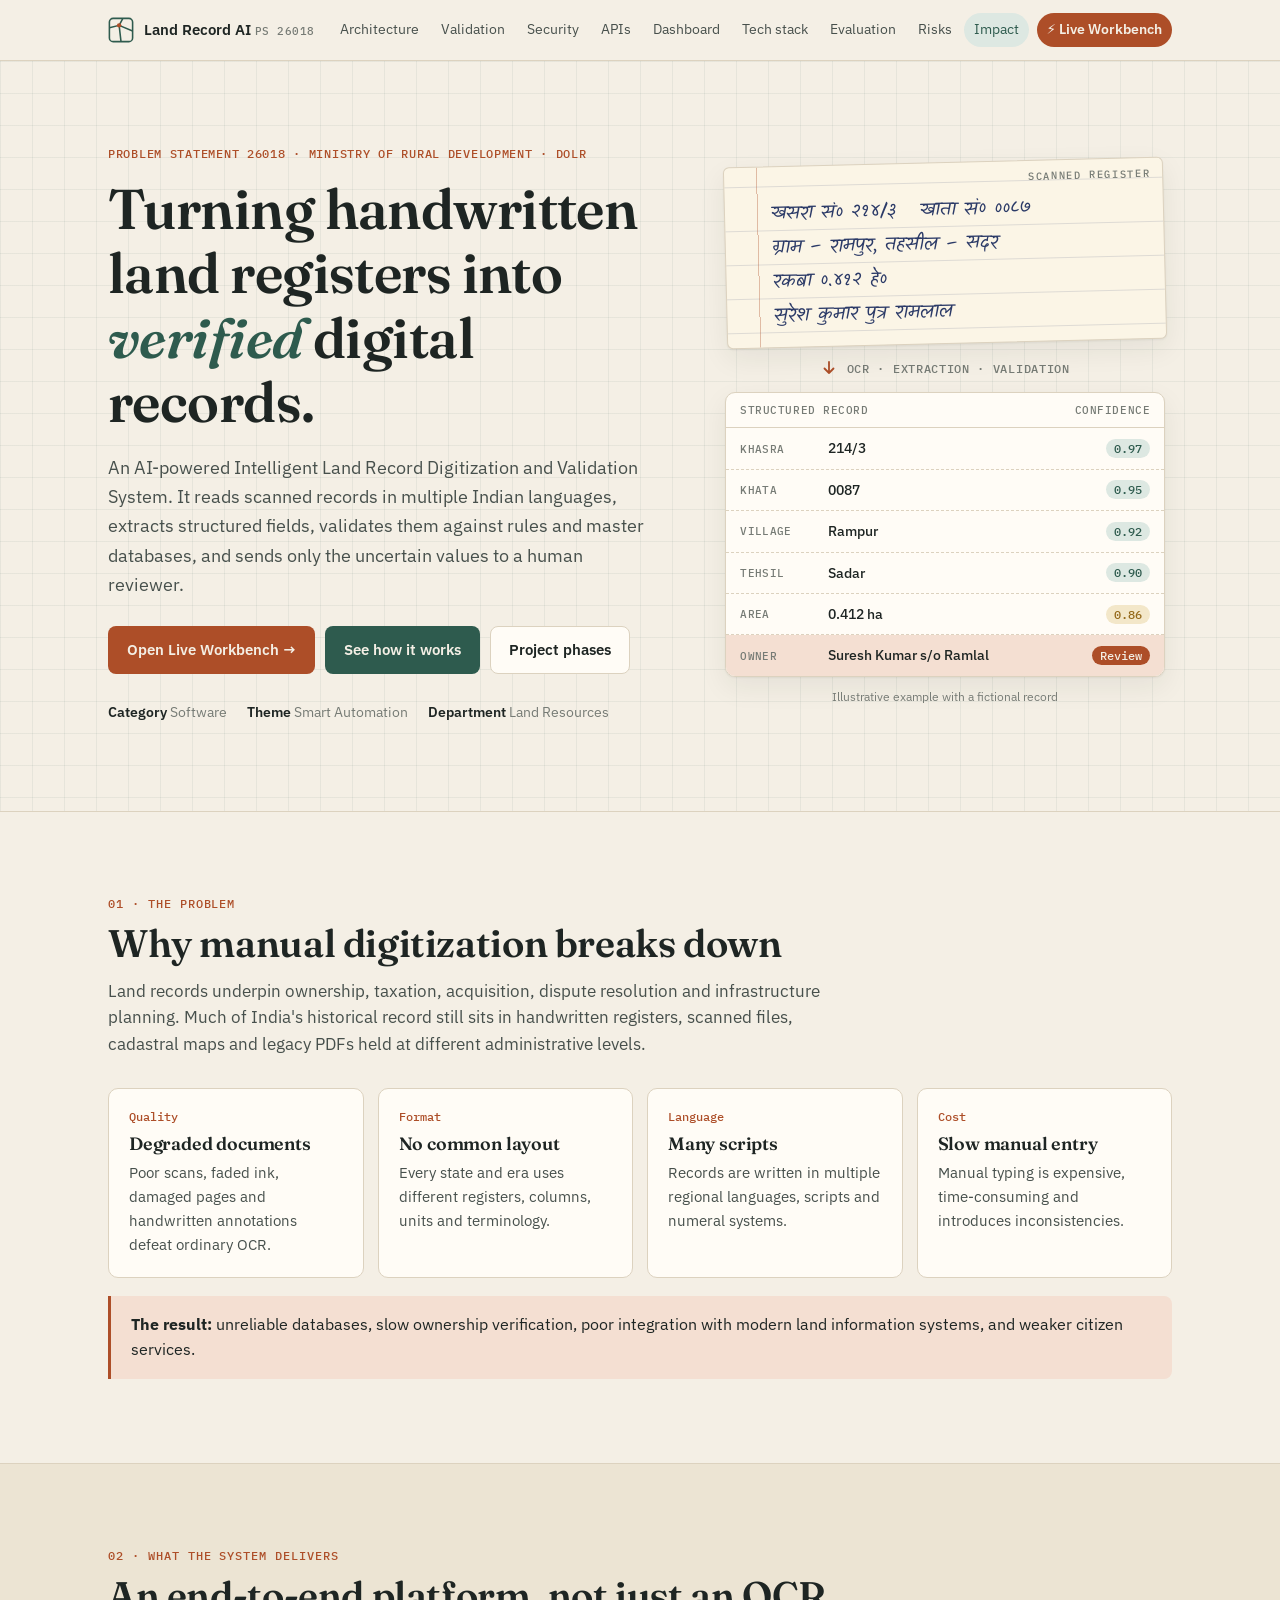
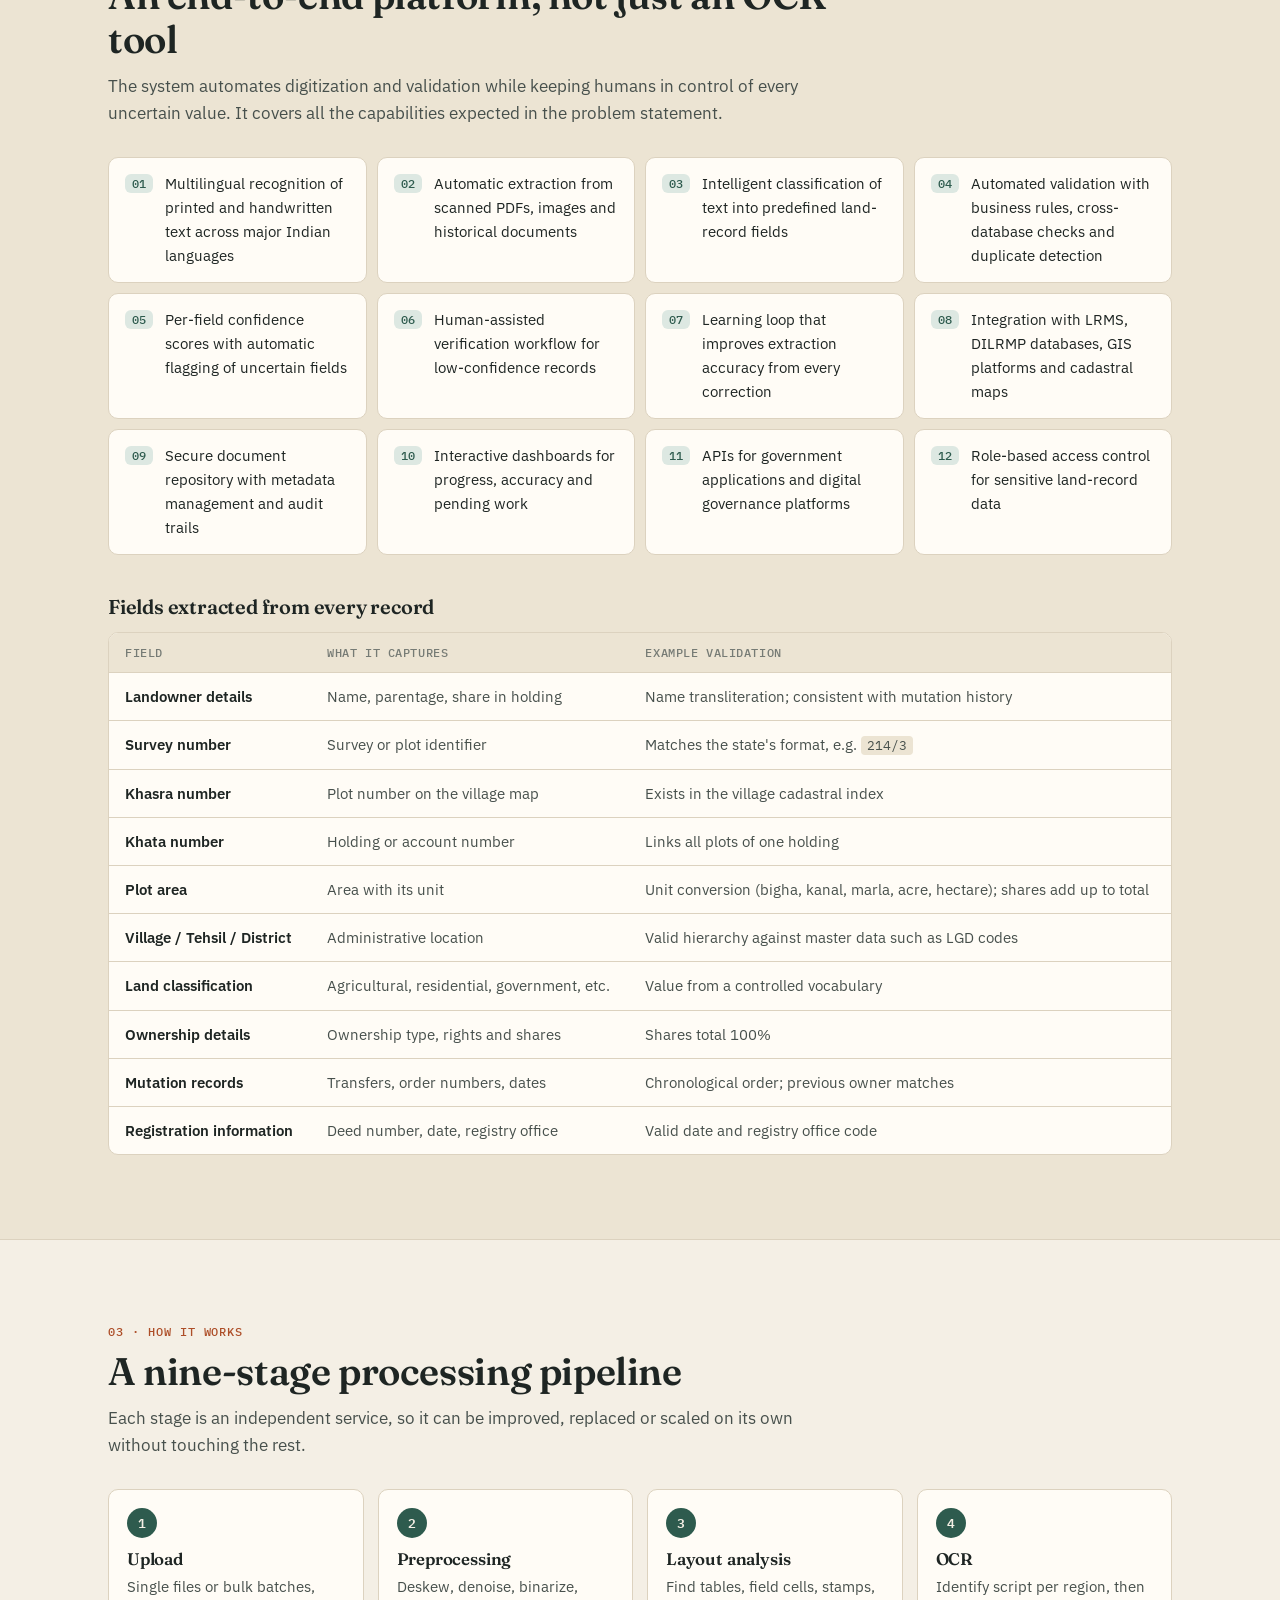
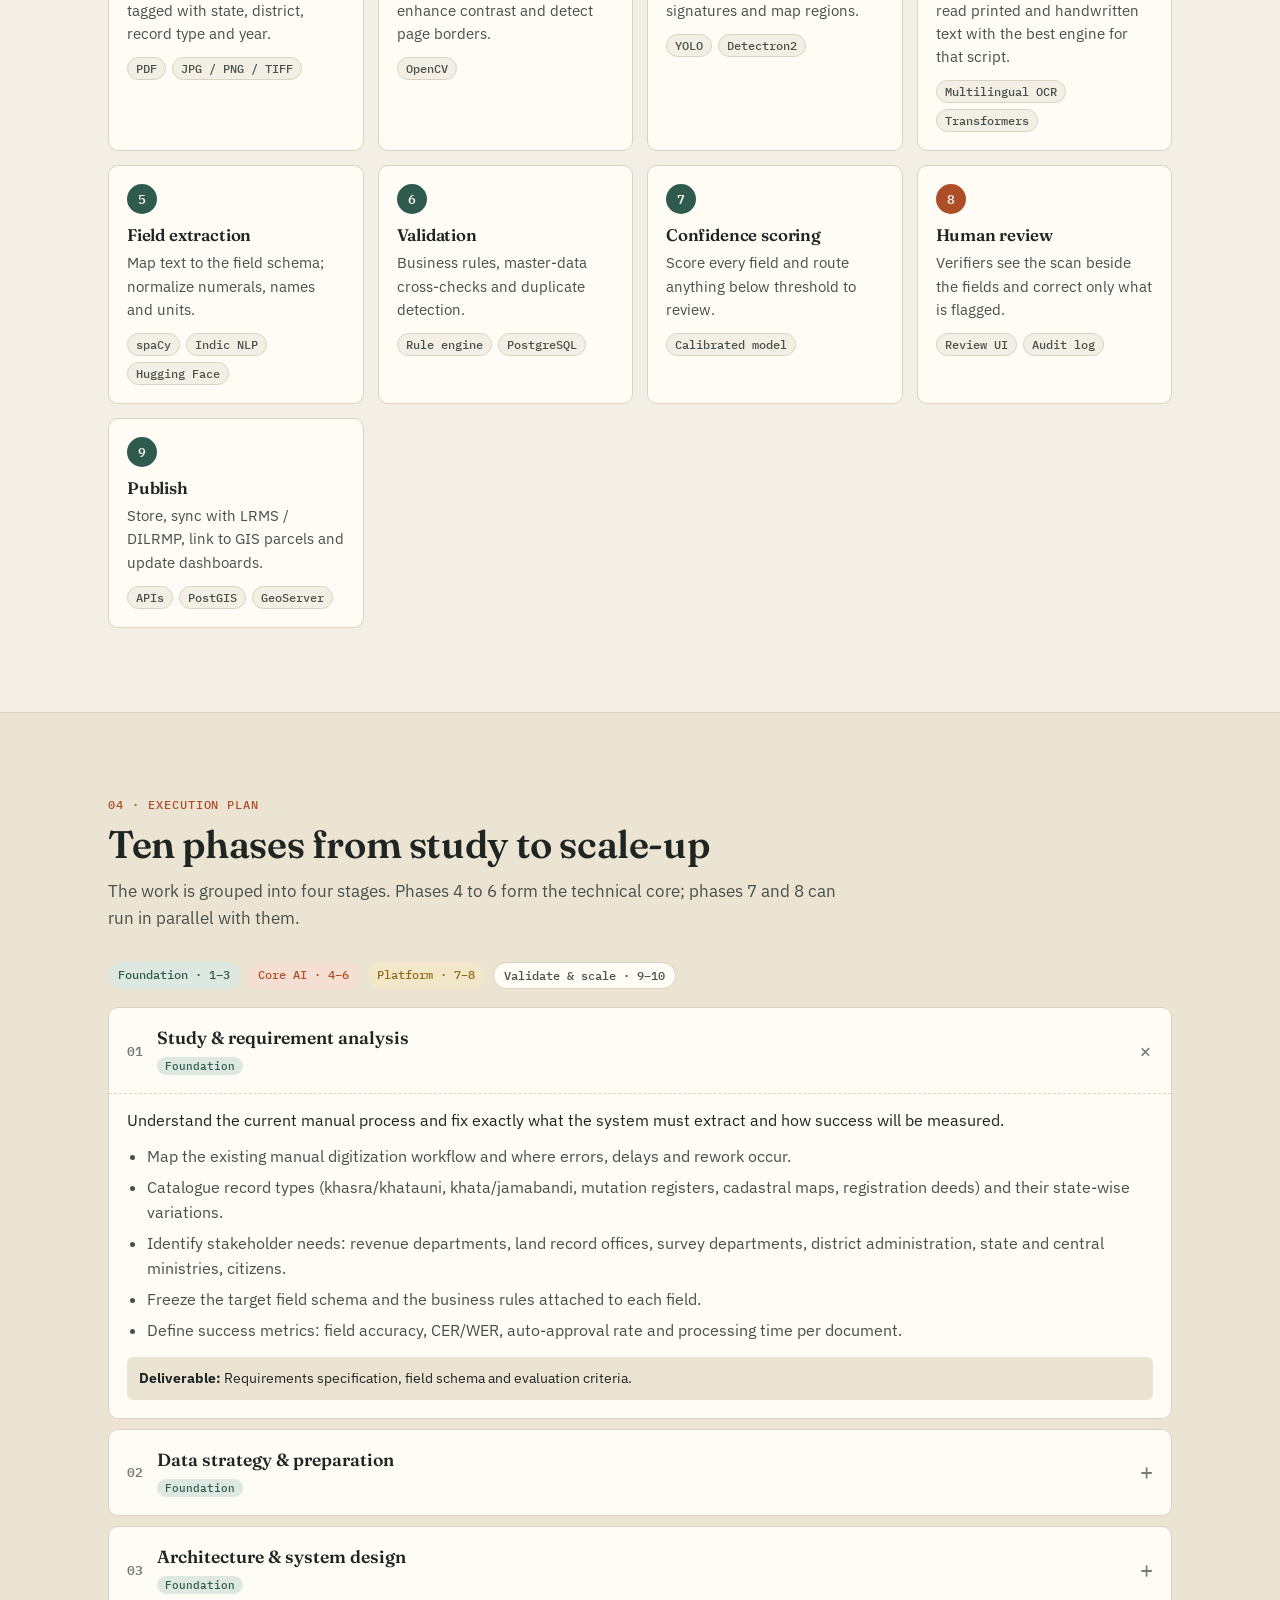
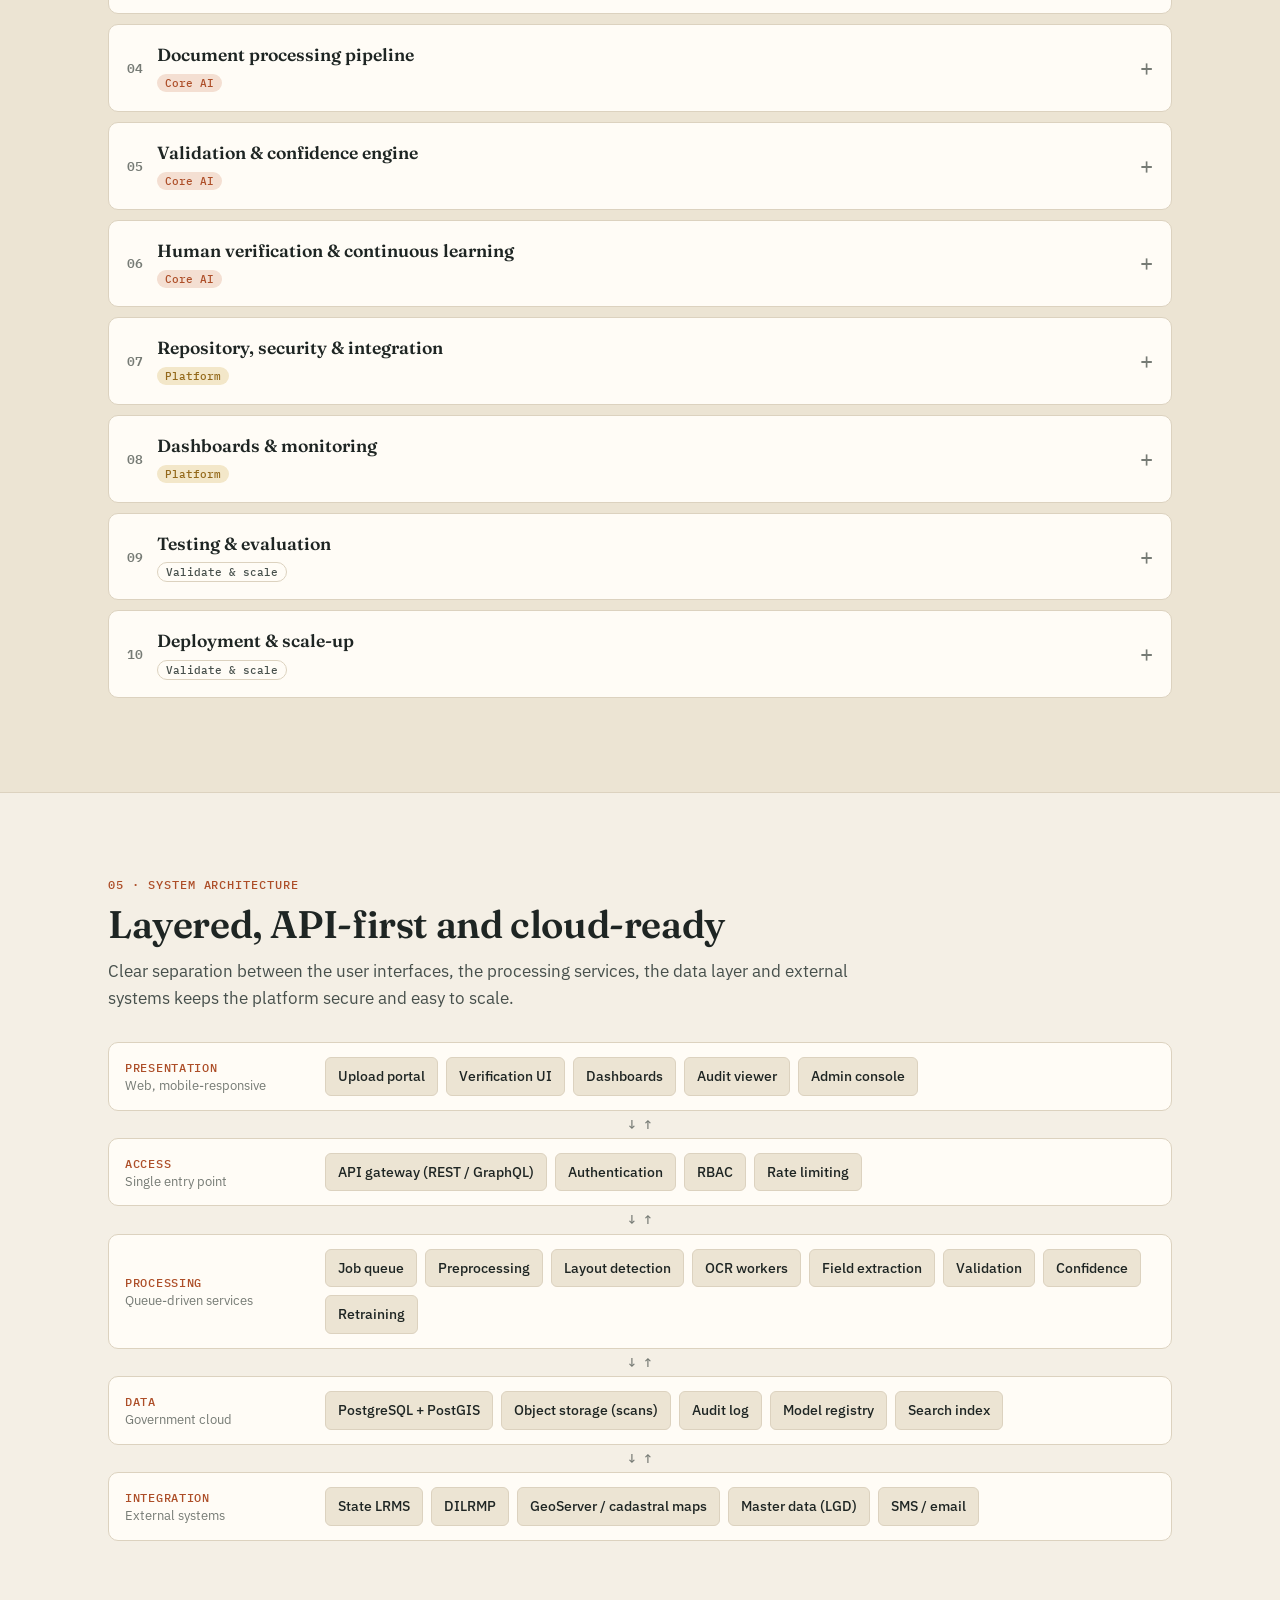
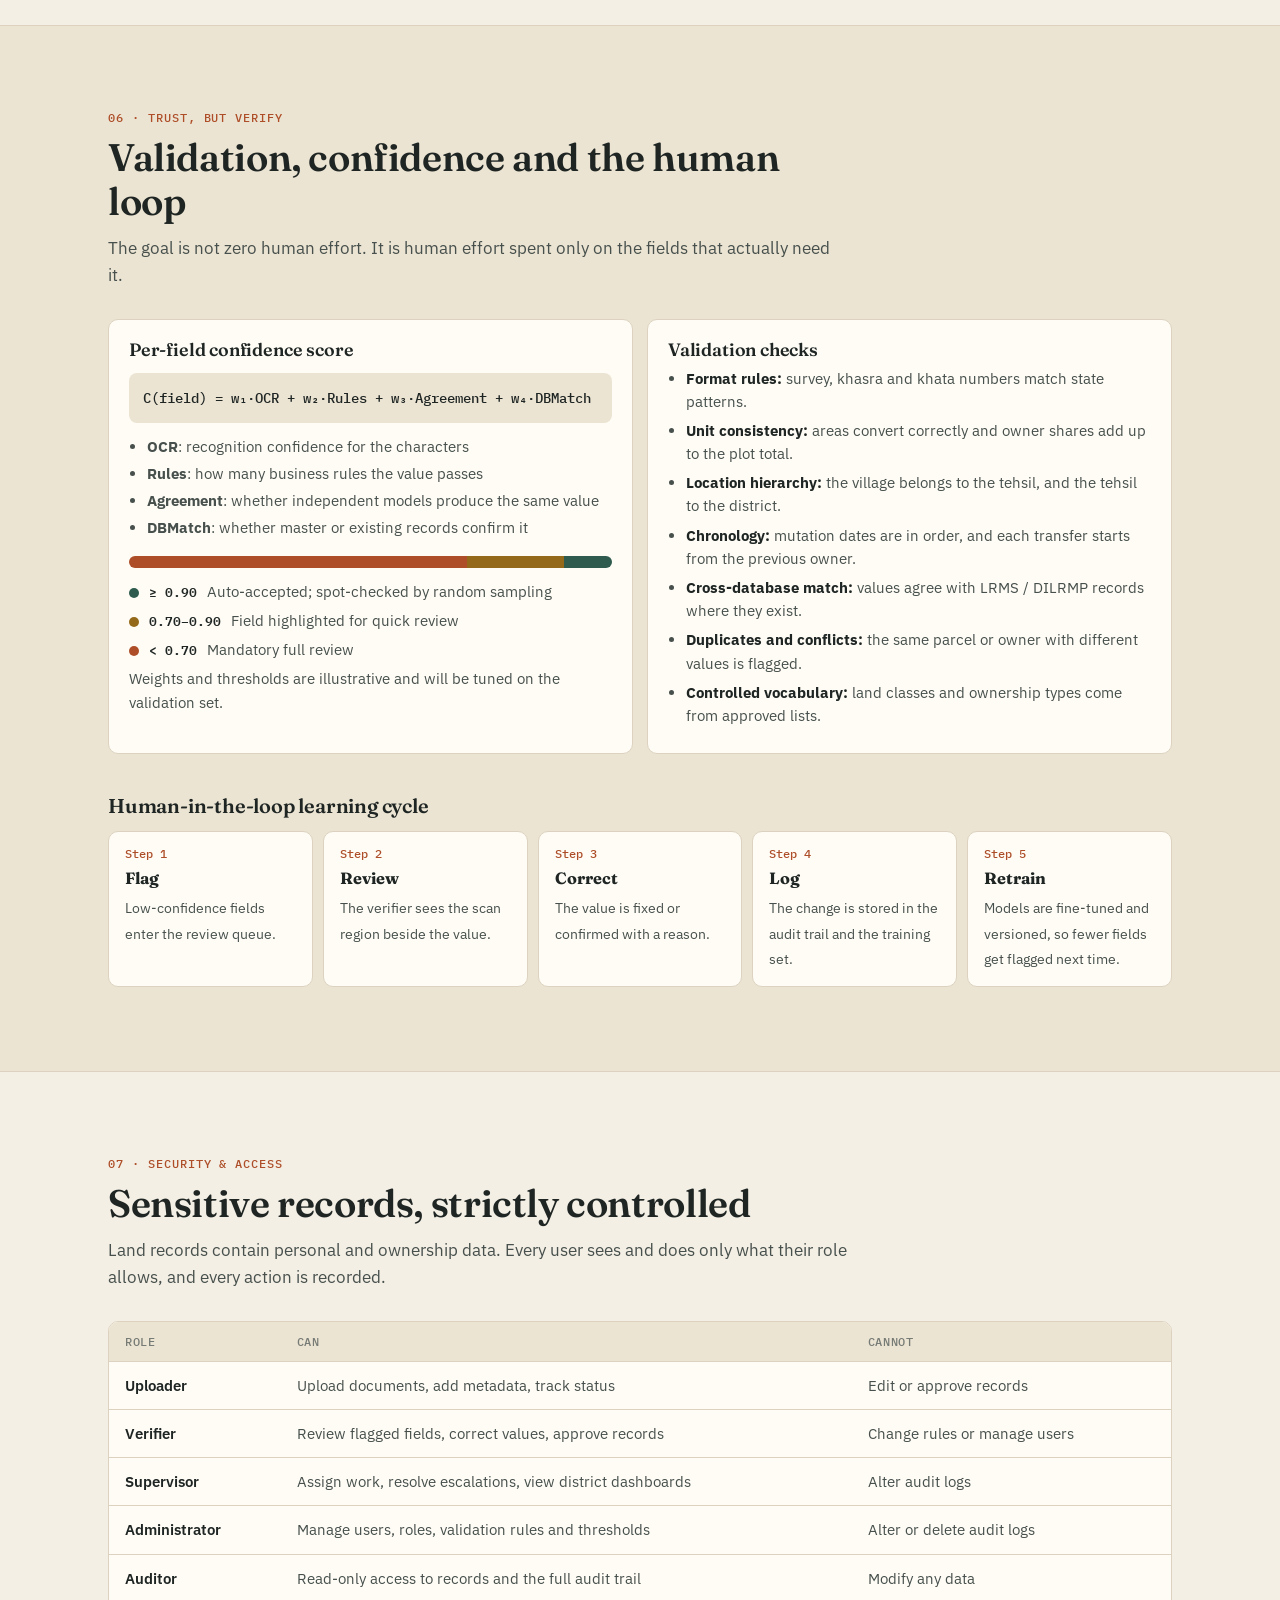
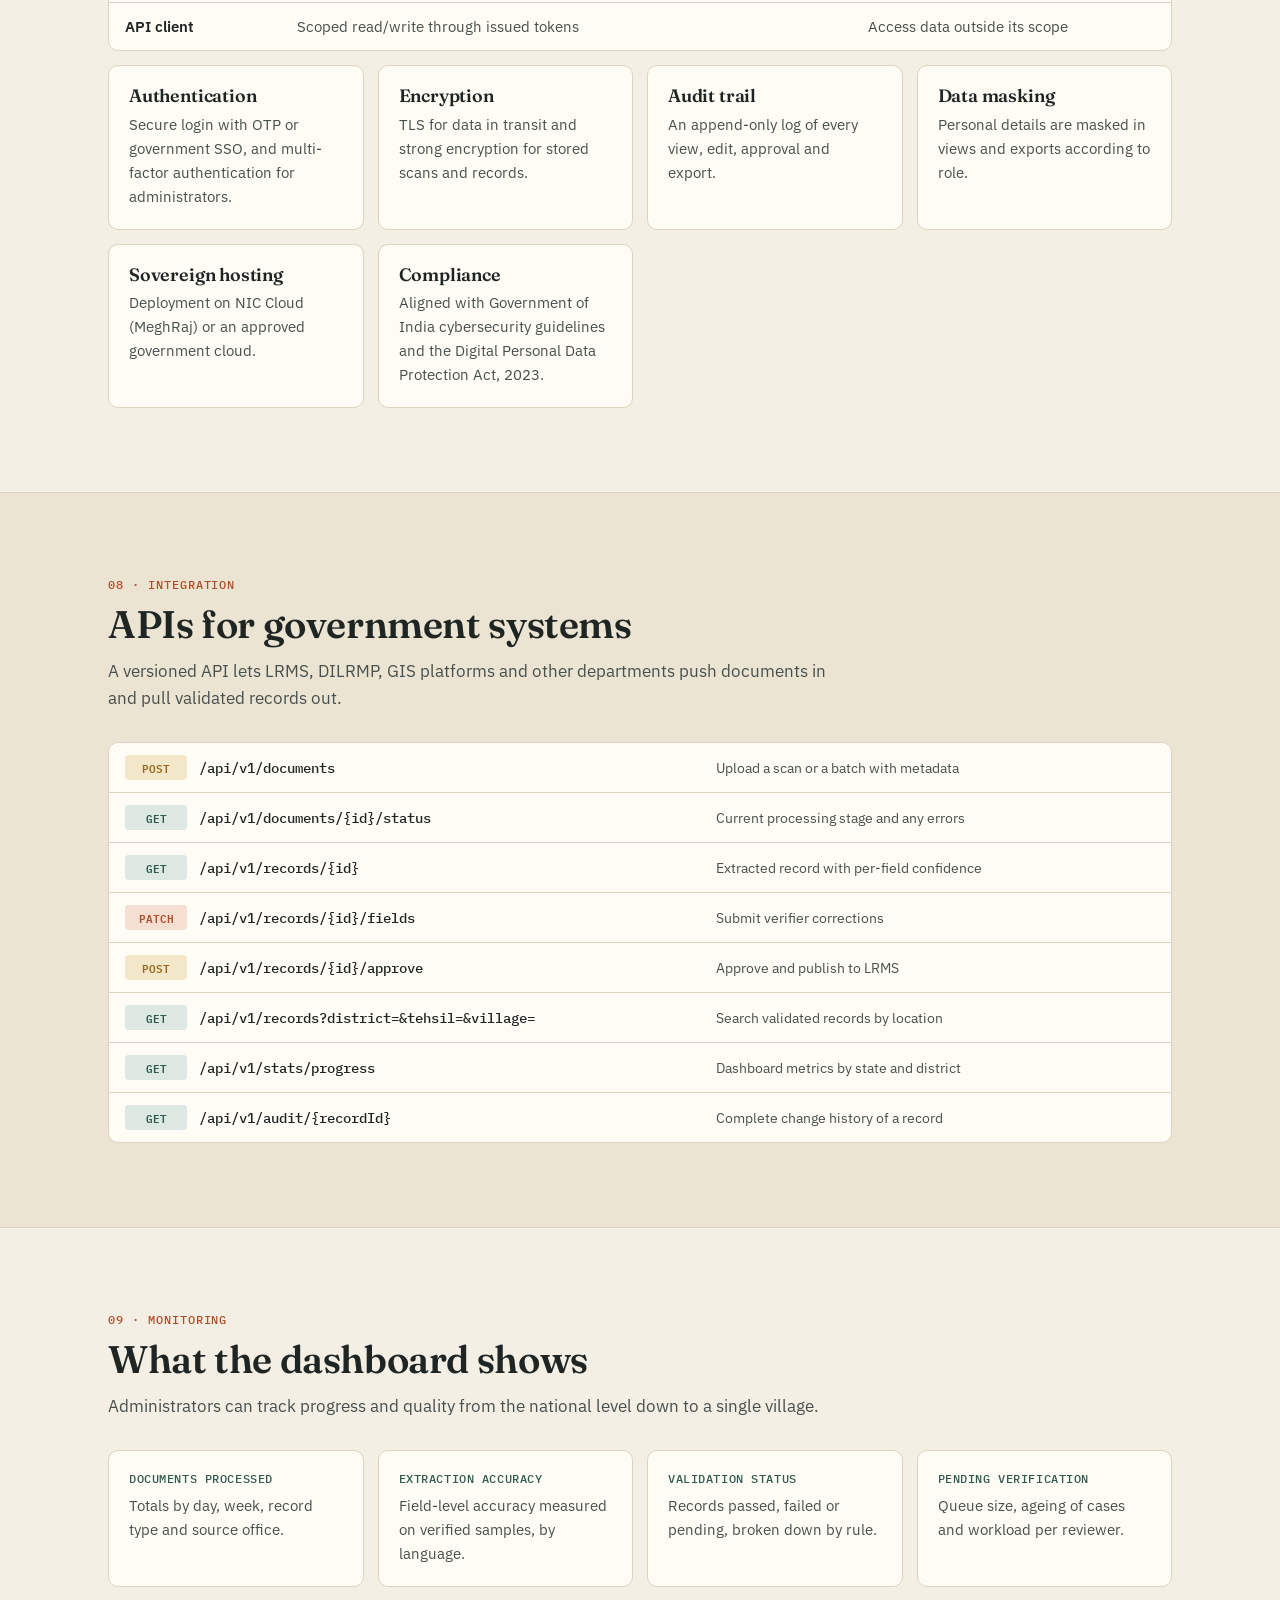
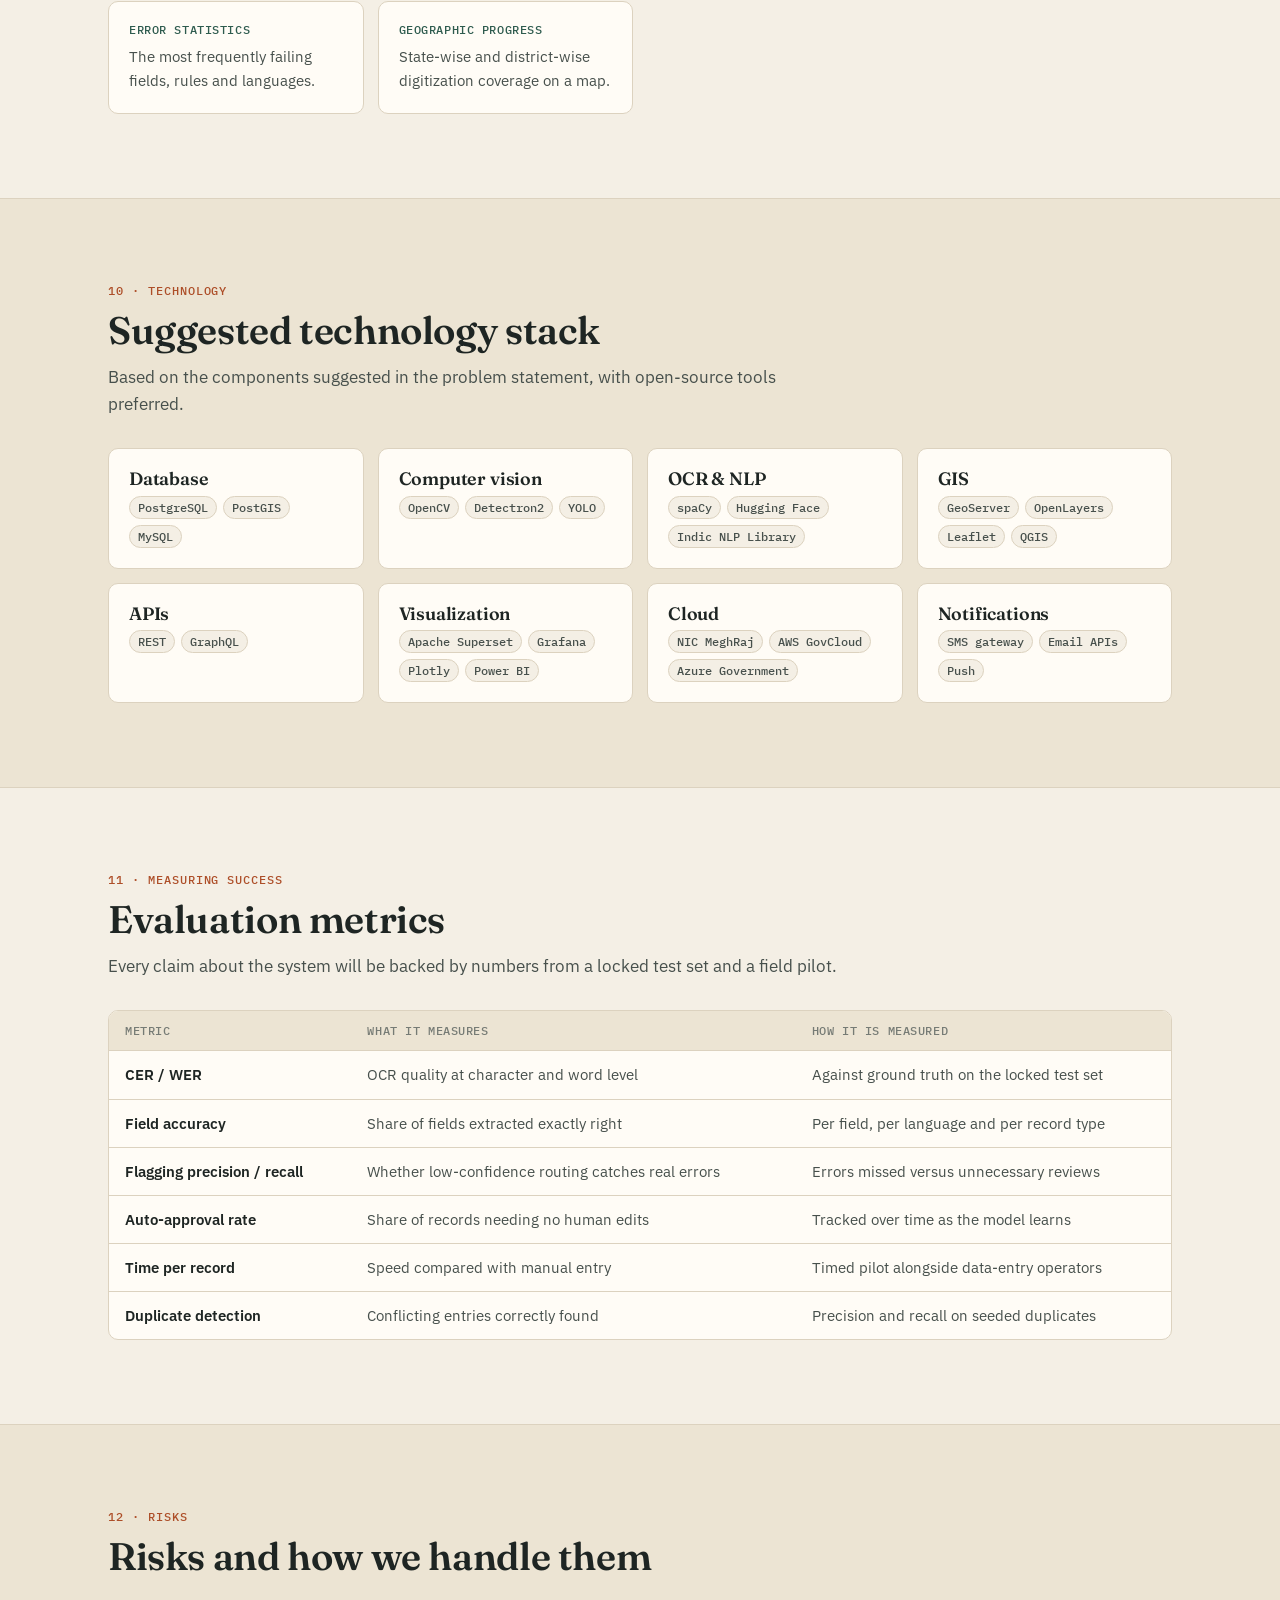
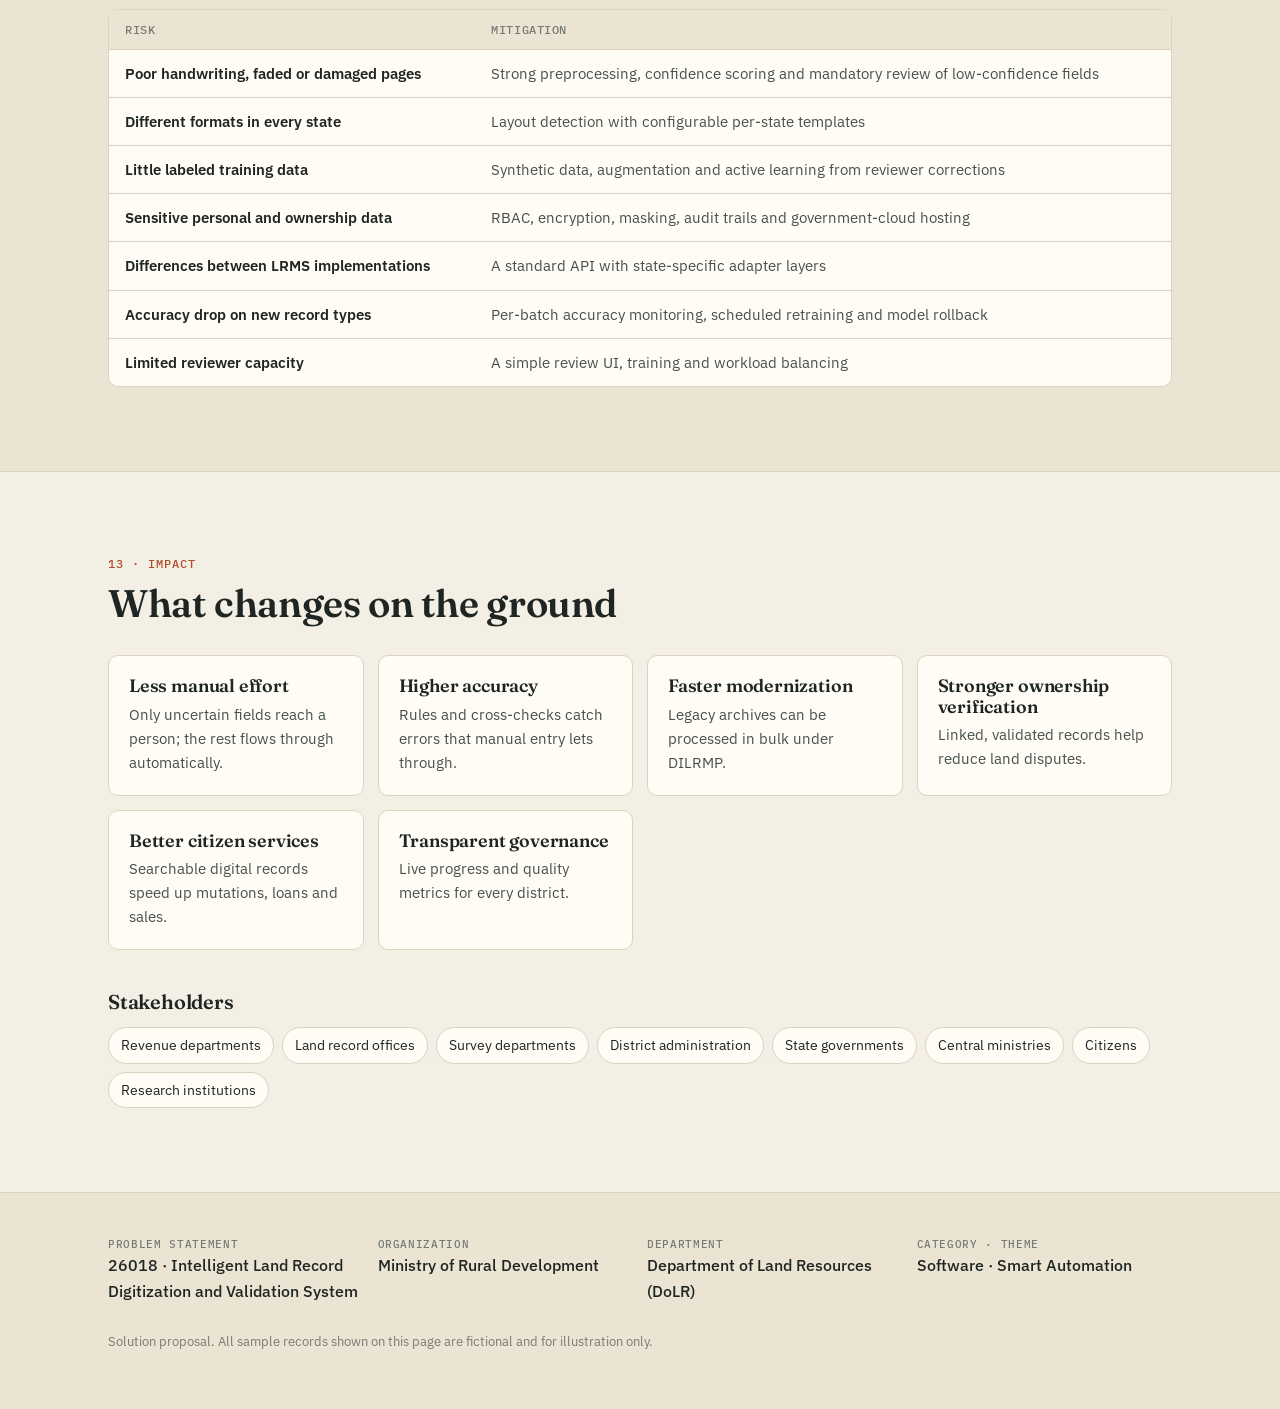
<file: site/index.html>
<!doctype html>
<html lang="en">
<head>
<meta charset="utf-8">
<meta name="viewport" content="width=device-width, initial-scale=1">
<title>Land Record Digitization | PS 26018</title>
<meta name="description" content="Proposal for an AI-powered Intelligent Land Record Digitization and Validation System (Problem Statement 26018, Ministry of Rural Development, DoLR).">
<link rel="preconnect" href="https://fonts.googleapis.com">
<link rel="preconnect" href="https://fonts.gstatic.com" crossorigin>
<link href="https://fonts.googleapis.com/css2?family=Fraunces:opsz,wght@9..144,500;9..144,600;9..144,700&family=IBM+Plex+Mono:wght@400;500;600&family=IBM+Plex+Sans:wght@400;500;600&family=Kalam:wght@400&display=swap" rel="stylesheet">
<style>
  :root{
    --paper:#F4EFE5; --paper-2:#ECE4D3; --card:#FFFCF6;
    --ink:#1E2523; --ink-2:#47504C; --muted:#767B75; --line:#DCD2BF;
    --green:#2E5B4E; --green-soft:#DDE8E2;
    --terra:#AD4E28; --terra-soft:#F4DFD2;
    --ochre:#94691A; --ochre-soft:#F3E7C9;
    --grid:rgba(46,91,78,.07);
    --ledger:#FBF5E6; --ledger-ink:#2B3A67; --ledger-rule:rgba(43,58,103,.14); --ledger-margin:rgba(173,78,40,.35);
    --shadow:0 1px 2px rgba(30,37,35,.06),0 10px 28px rgba(30,37,35,.07);
    color-scheme:light;
  }
  @media (prefers-color-scheme: dark){
    :root:not([data-theme="light"]){
      --paper:#131816; --paper-2:#1B221F; --card:#1E2724;
      --ink:#ECE6DA; --ink-2:#C3BDB0; --muted:#8F958F; --line:#2E3935;
      --green:#86C0AB; --green-soft:#20342E;
      --terra:#E5926B; --terra-soft:#3A2A22;
      --ochre:#DDB869; --ochre-soft:#352E1D;
      --grid:rgba(134,192,171,.06);
      --ledger:#2A2620; --ledger-ink:#E3D9C2; --ledger-rule:rgba(227,217,194,.12); --ledger-margin:rgba(229,146,107,.35);
      --shadow:0 1px 2px rgba(0,0,0,.3),0 10px 28px rgba(0,0,0,.3);
      color-scheme:dark;
    }
  }
  :root[data-theme="dark"]{
    --paper:#131816; --paper-2:#1B221F; --card:#1E2724;
    --ink:#ECE6DA; --ink-2:#C3BDB0; --muted:#8F958F; --line:#2E3935;
    --green:#86C0AB; --green-soft:#20342E;
    --terra:#E5926B; --terra-soft:#3A2A22;
    --ochre:#DDB869; --ochre-soft:#352E1D;
    --grid:rgba(134,192,171,.06);
    --ledger:#2A2620; --ledger-ink:#E3D9C2; --ledger-rule:rgba(227,217,194,.12); --ledger-margin:rgba(229,146,107,.35);
    --shadow:0 1px 2px rgba(0,0,0,.3),0 10px 28px rgba(0,0,0,.3);
    color-scheme:dark;
  }

  *{box-sizing:border-box}
  html{scroll-behavior:smooth;-webkit-text-size-adjust:100%}
  @media (prefers-reduced-motion: reduce){html{scroll-behavior:auto}}
  body{margin:0;background:var(--paper);color:var(--ink);font:400 16px/1.6 "IBM Plex Sans",system-ui,-apple-system,"Segoe UI",sans-serif;overflow-x:hidden}
  h1,h2,h3{font-family:"Fraunces",Georgia,serif;font-weight:600;line-height:1.15;margin:0;letter-spacing:-.01em}
  a{color:var(--green)}
  code,.mono{font-family:"IBM Plex Mono",ui-monospace,Menlo,monospace}
  code{font-size:.88em;background:var(--paper-2);padding:1px 6px;border-radius:4px}
  .wrap{max-width:1120px;margin:0 auto;padding:0 16px}
  @media (min-width:720px){.wrap{padding:0 28px}}

  /* ---------- Top bar ---------- */
  .topbar{position:sticky;top:0;z-index:20;background:var(--paper);background:color-mix(in srgb,var(--paper) 90%,transparent);-webkit-backdrop-filter:blur(10px);backdrop-filter:blur(10px);border-bottom:1px solid var(--line)}
  .topbar .wrap{display:flex;flex-wrap:wrap;align-items:center;gap:6px 20px;padding-top:10px;padding-bottom:8px}
  .brand{display:flex;align-items:center;gap:10px;color:var(--ink);text-decoration:none;font-weight:600;font-size:15px;white-space:nowrap}
  .brand svg{width:26px;height:26px;color:var(--green);flex:none}
  .brand small{font:500 11px "IBM Plex Mono",monospace;color:var(--muted);letter-spacing:.04em}
  .nav{display:flex;gap:2px;overflow-x:auto;scrollbar-width:none;flex:1 1 100%;min-width:0;margin:0 -6px}
  .nav::-webkit-scrollbar{display:none}
  .nav a{font-size:13.5px;padding:6px 10px;border-radius:999px;color:var(--ink-2);text-decoration:none;white-space:nowrap}
  .nav a:hover,.nav a[aria-current="true"]{background:var(--green-soft);color:var(--green)}
  .nav a.demo-pill{background:var(--terra);color:var(--paper);font-weight:600;margin-left:6px}
  .nav a.demo-pill:hover{opacity:0.9}
  @media (min-width:1000px){
    .topbar .wrap{flex-wrap:nowrap;padding-top:0;padding-bottom:0;height:60px}
    .nav{flex:1 1 auto;justify-content:flex-end;margin:0}
  }
  section[id]{scroll-margin-top:100px}
  @media (min-width:1000px){section[id]{scroll-margin-top:70px}}

  /* ---------- Hero ---------- */
  .hero{padding:44px 0 56px;border-bottom:1px solid var(--line);
    background-image:linear-gradient(var(--grid) 1px,transparent 1px),linear-gradient(90deg,var(--grid) 1px,transparent 1px);
    background-size:32px 32px}
  .hero-grid{display:grid;gap:40px;align-items:center}
  @media (min-width:900px){.hero{padding:84px 0 88px}.hero-grid{grid-template-columns:1.1fr .9fr;gap:56px}}
  .eyebrow{font:500 12px/1.5 "IBM Plex Mono",monospace;letter-spacing:.06em;text-transform:uppercase;color:var(--terra)}
  .hero h1{font-size:clamp(2.05rem,5.4vw,3.5rem);margin:14px 0 18px}
  .hero h1 em{font-style:italic;color:var(--green)}
  .lede{font-size:clamp(1rem,1.6vw,1.15rem);color:var(--ink-2);max-width:56ch;margin:0}
  .cta{display:flex;flex-wrap:wrap;gap:10px;margin-top:26px}
  .btn{display:inline-flex;align-items:center;gap:8px;padding:11px 18px;border-radius:8px;font-weight:600;font-size:15px;text-decoration:none;border:1px solid transparent}
  .btn-primary{background:var(--green);color:var(--paper)}
  .btn-ghost{background:var(--card);border-color:var(--line);color:var(--ink)}
  .btn-accent{background:var(--terra);color:var(--paper)}
  .facts{display:flex;flex-wrap:wrap;gap:6px 20px;margin-top:28px;font-size:13.5px;color:var(--muted)}
  .facts b{color:var(--ink);font-weight:600}

  .specimen{width:100%;max-width:440px;margin:0 auto}
  .ledger{position:relative;overflow:hidden;border:1px solid var(--line);border-radius:6px;padding:30px 18px 14px 46px;transform:rotate(-1.4deg);box-shadow:var(--shadow);
    background-color:var(--ledger);
    background-image:linear-gradient(90deg,transparent 32px,var(--ledger-margin) 32px,var(--ledger-margin) 33px,transparent 33px),
      repeating-linear-gradient(to bottom,transparent 0,transparent 33px,var(--ledger-rule) 33px,var(--ledger-rule) 34px);
    background-position:0 0,0 30px}
  .ledger p{margin:0;font-family:"Kalam","Noto Sans Devanagari",cursive;font-size:19px;line-height:34px;color:var(--ledger-ink);white-space:nowrap;overflow:hidden;text-overflow:ellipsis}
  .ledger .tag{position:absolute;top:8px;right:12px;font:500 10.5px "IBM Plex Mono",monospace;color:var(--muted);text-transform:uppercase;letter-spacing:.06em}
  .scan{position:absolute;left:0;right:0;height:44px;top:-48px;border-bottom:2px solid var(--green);
    background:linear-gradient(to bottom,transparent,rgba(46,91,78,.18));animation:scan 3.8s ease-in-out infinite}
  @keyframes scan{0%{top:-48px}65%{top:100%}100%{top:100%}}
  @media (prefers-reduced-motion: reduce){.scan{display:none}}
  .flow{display:flex;align-items:center;justify-content:center;gap:10px;margin:16px 0;font:500 11.5px "IBM Plex Mono",monospace;color:var(--muted);text-transform:uppercase;letter-spacing:.06em}
  .flow svg{width:16px;height:16px;color:var(--terra)}
  .extract{background:var(--card);border:1px solid var(--line);border-radius:10px;box-shadow:var(--shadow);overflow:hidden}
  .extract-head{display:flex;justify-content:space-between;gap:10px;padding:10px 14px;border-bottom:1px solid var(--line);font:500 11px "IBM Plex Mono",monospace;color:var(--muted);text-transform:uppercase;letter-spacing:.05em}
  .row{display:grid;grid-template-columns:78px minmax(0,1fr) auto;gap:10px;align-items:center;padding:9px 14px;border-bottom:1px dashed var(--line);font-size:14px}
  .row:last-child{border-bottom:0}
  .row .k{font:500 11px "IBM Plex Mono",monospace;color:var(--muted);text-transform:uppercase;letter-spacing:.03em}
  .row .v{font-weight:500;overflow-wrap:anywhere}
  .row.flag{background:var(--terra-soft)}
  .chip{font:500 12px "IBM Plex Mono",monospace;padding:2px 8px;border-radius:999px;white-space:nowrap}
  .c-hi{background:var(--green-soft);color:var(--green)}
  .c-mid{background:var(--ochre-soft);color:var(--ochre)}
  .c-lo{background:var(--terra);color:var(--paper)}
  .caption{margin:10px 0 0;font-size:12px;color:var(--muted);text-align:center}

  /* ---------- Sections ---------- */
  section.block{padding:56px 0;border-bottom:1px solid var(--line)}
  @media (min-width:720px){section.block{padding:84px 0}}
  section.alt{background:var(--paper-2)}
  .sec-head{max-width:740px;margin-bottom:30px}
  .kicker{font:500 12px "IBM Plex Mono",monospace;letter-spacing:.08em;text-transform:uppercase;color:var(--terra);margin-bottom:10px}
  .sec-head h2{font-size:clamp(1.6rem,3.4vw,2.4rem)}
  .sec-head p{color:var(--ink-2);margin:12px 0 0;font-size:1.05rem}
  .sub{font-size:1.25rem;margin:40px 0 14px}

  .grid{display:grid;gap:14px}
  .g2{grid-template-columns:repeat(auto-fit,minmax(min(100%,320px),1fr))}
  .g3{grid-template-columns:repeat(auto-fit,minmax(min(100%,250px),1fr))}
  .g4{grid-template-columns:repeat(auto-fit,minmax(min(100%,210px),1fr))}
  .card{background:var(--card);border:1px solid var(--line);border-radius:10px;padding:20px}
  .card h3{font-size:1.12rem;margin-bottom:6px}
  .card p{margin:0;color:var(--ink-2);font-size:15px}
  .num{display:block;font:500 12px "IBM Plex Mono",monospace;color:var(--terra);margin-bottom:10px}
  .callout{margin-top:18px;padding:16px 20px;border-left:3px solid var(--terra);background:var(--terra-soft);border-radius:0 8px 8px 0}
  .callout p{margin:0}

  .caps{list-style:none;margin:0;padding:0;display:grid;gap:10px;grid-template-columns:repeat(auto-fit,minmax(min(100%,250px),1fr))}
  .caps li{display:flex;gap:12px;align-items:flex-start;background:var(--card);border:1px solid var(--line);border-radius:10px;padding:14px 16px;font-size:15px}
  .caps .i{font:500 12px "IBM Plex Mono",monospace;color:var(--green);background:var(--green-soft);border-radius:6px;padding:2px 7px;flex:none;margin-top:2px}

  /* ---------- Tables ---------- */
  .table-wrap{overflow-x:auto;border:1px solid var(--line);border-radius:10px;background:var(--card)}
  table{width:100%;border-collapse:collapse;min-width:620px;font-size:14.5px}
  th,td{text-align:left;padding:12px 16px;border-bottom:1px solid var(--line);vertical-align:top}
  th{font:500 11.5px "IBM Plex Mono",monospace;text-transform:uppercase;letter-spacing:.05em;color:var(--muted);background:var(--paper-2)}
  tbody tr:last-child td{border-bottom:0}
  td:first-child{font-weight:600}
  td{color:var(--ink-2)} td:first-child{color:var(--ink)}

  /* ---------- Pipeline ---------- */
  .pipeline{list-style:none;margin:0;padding:0;display:grid;gap:14px;grid-template-columns:repeat(auto-fit,minmax(min(100%,240px),1fr))}
  .step{background:var(--card);border:1px solid var(--line);border-radius:10px;padding:18px}
  .step .n{display:grid;place-items:center;width:30px;height:30px;border-radius:50%;background:var(--green);color:var(--paper);font:600 12.5px "IBM Plex Mono",monospace;margin-bottom:12px}
  .step.review .n{background:var(--terra)}
  .step h3{font-size:1.05rem;margin-bottom:6px}
  .step p{margin:0 0 12px;color:var(--ink-2);font-size:14.5px}
  .tools{display:flex;flex-wrap:wrap;gap:6px}
  .tools span{font:500 11.5px "IBM Plex Mono",monospace;padding:3px 8px;border:1px solid var(--line);border-radius:999px;color:var(--ink-2);background:var(--paper)}

  /* ---------- Phases ---------- */
  .stages{display:flex;flex-wrap:wrap;gap:8px;margin-bottom:18px}
  .stage{font:500 12px "IBM Plex Mono",monospace;padding:5px 10px;border-radius:999px}
  .t-found{background:var(--green-soft);color:var(--green)}
  .t-core{background:var(--terra-soft);color:var(--terra)}
  .t-plat{background:var(--ochre-soft);color:var(--ochre)}
  .t-scale{background:var(--card);color:var(--ink-2);border:1px solid var(--line)}
  .phase{background:var(--card);border:1px solid var(--line);border-radius:10px;margin-bottom:10px;overflow:hidden}
  .phase summary{list-style:none;cursor:pointer;display:grid;grid-template-columns:auto minmax(0,1fr) auto;gap:14px;align-items:center;padding:16px 18px}
  .phase summary::-webkit-details-marker{display:none}
  .phase summary::after{content:"+";font:400 22px/1 "IBM Plex Mono",monospace;color:var(--muted);transition:transform .2s}
  .phase[open] summary::after{transform:rotate(45deg)}
  .ph-num{font:600 13px "IBM Plex Mono",monospace;color:var(--muted)}
  .ph-title{font-family:"Fraunces",Georgia,serif;font-size:1.1rem;font-weight:600;display:block}
  .ph-meta{display:inline-block;margin-top:4px;font:500 11px "IBM Plex Mono",monospace;padding:2px 8px;border-radius:999px}
  .ph-body{border-top:1px dashed var(--line);padding:14px 18px 18px}
  .ph-body .goal{margin:0 0 10px;color:var(--ink)}
  .ph-body ul{margin:0 0 14px;padding-left:20px;color:var(--ink-2)}
  .ph-body li{margin:5px 0}
  .deliv{margin:0;font-size:14px;padding:10px 12px;background:var(--paper-2);border-radius:6px}

  /* ---------- Architecture ---------- */
  .arch{display:grid;gap:6px}
  .layer{display:grid;gap:10px;background:var(--card);border:1px solid var(--line);border-radius:10px;padding:14px 16px}
  @media (min-width:760px){.layer{grid-template-columns:190px 1fr;align-items:center}}
  .layer-label{font:500 12px "IBM Plex Mono",monospace;text-transform:uppercase;letter-spacing:.06em;color:var(--terra)}
  .layer-label small{display:block;font:400 12.5px "IBM Plex Sans",sans-serif;text-transform:none;letter-spacing:0;color:var(--muted);margin-top:2px}
  .boxes{display:flex;flex-wrap:wrap;gap:8px}
  .box{padding:7px 12px;border-radius:6px;background:var(--paper-2);border:1px solid var(--line);font-size:14px;font-weight:500}
  .arrow{text-align:center;color:var(--muted);font:500 13px "IBM Plex Mono",monospace;line-height:1.2}

  /* ---------- Validation ---------- */
  .formula{margin:12px 0;padding:14px;background:var(--paper-2);border-radius:8px;font:500 14px/1.6 "IBM Plex Mono",monospace;white-space:pre-wrap;overflow-wrap:anywhere;color:var(--ink)}
  .terms{margin:0;padding-left:18px;color:var(--ink-2);font-size:14.5px}
  .terms li{margin:4px 0}
  .thresh{display:flex;height:12px;border-radius:999px;overflow:hidden;margin:16px 0 12px}
  .thresh span:nth-child(1){flex:70;background:var(--terra)}
  .thresh span:nth-child(2){flex:20;background:var(--ochre)}
  .thresh span:nth-child(3){flex:10;background:var(--green)}
  .legend{list-style:none;margin:0;padding:0;font-size:14.5px;color:var(--ink-2)}
  .legend li{display:flex;gap:10px;align-items:baseline;margin:6px 0}
  .legend b{font:600 13px "IBM Plex Mono",monospace;color:var(--ink);white-space:nowrap}
  .dot{width:10px;height:10px;border-radius:50%;flex:none;transform:translateY(1px)}
  .note{font-size:12.5px;color:var(--muted);margin:10px 0 0}
  .checks{margin:0;padding-left:18px;color:var(--ink-2);font-size:14.5px}
  .checks li{margin:6px 0}
  .checks b{color:var(--ink)}
  .loop{list-style:none;padding:0;margin:0;display:grid;gap:10px;grid-template-columns:repeat(auto-fit,minmax(min(100%,170px),1fr))}
  .loop li{background:var(--card);border:1px solid var(--line);border-radius:10px;padding:14px 16px}
  .loop .i{display:block;font:500 11.5px "IBM Plex Mono",monospace;color:var(--terra);margin-bottom:4px}
  .loop b{display:block;font-family:"Fraunces",Georgia,serif;font-size:1.02rem;margin-bottom:4px}
  .loop span:last-child{font-size:13.5px;color:var(--ink-2)}

  /* ---------- APIs ---------- */
  .endpoints{border:1px solid var(--line);border-radius:10px;background:var(--card);overflow:hidden}
  .ep{display:grid;grid-template-columns:62px minmax(0,1fr);gap:4px 12px;padding:12px 16px;border-bottom:1px solid var(--line);align-items:baseline}
  .ep:last-child{border-bottom:0}
  .method{font:600 11px "IBM Plex Mono",monospace;padding:3px 0;text-align:center;border-radius:4px}
  .m-get{background:var(--green-soft);color:var(--green)}
  .m-post{background:var(--ochre-soft);color:var(--ochre)}
  .m-patch{background:var(--terra-soft);color:var(--terra)}
  .path{font:500 13.5px "IBM Plex Mono",monospace;overflow-wrap:anywhere}
  .ep .d{grid-column:2;color:var(--ink-2);font-size:14px}
  @media (min-width:760px){.ep{grid-template-columns:62px minmax(0,1.15fr) minmax(0,1fr)}.ep .d{grid-column:auto}}

  /* ---------- KPI / stack / chips ---------- */
  .kpi .label{font:500 11.5px "IBM Plex Mono",monospace;text-transform:uppercase;letter-spacing:.05em;color:var(--green);margin-bottom:8px;display:block}
  .chips{display:flex;flex-wrap:wrap;gap:8px}
  .chips span{font-size:14px;padding:6px 12px;border-radius:999px;background:var(--card);border:1px solid var(--line)}

  /* ---------- Footer ---------- */
  footer{padding:44px 0 56px;background:var(--paper-2)}
  .ps-meta{display:grid;gap:14px;grid-template-columns:repeat(auto-fit,minmax(min(100%,200px),1fr));margin:0}
  .ps-meta dt{font:500 11px "IBM Plex Mono",monospace;text-transform:uppercase;letter-spacing:.06em;color:var(--muted)}
  .ps-meta dd{margin:2px 0 0;font-weight:500}
  .fine{margin:28px 0 0;font-size:13px;color:var(--muted)}
</style>
</head>
<body>

<header class="topbar">
  <div class="wrap">
    <a class="brand" href="#top">
      <svg viewBox="0 0 28 28" aria-hidden="true"><rect x="1.5" y="1.5" width="25" height="25" rx="4" fill="none" stroke="currentColor" stroke-width="1.7"/><path d="M1.5 11.5 12 9l2 17.5M12 9l4-7.5M12 9l14.5 6" fill="none" stroke="currentColor" stroke-width="1.7"/><circle cx="12" cy="9" r="2.4" fill="#AD4E28"/></svg>
      <span>Land Record AI <small>PS 26018</small></span>
    </a>
    <nav class="nav" aria-label="Sections">
      <a href="#problem">Problem</a>
      <a href="#solution">Solution</a>
      <a href="#pipeline">Pipeline</a>
      <a href="#phases">Phases</a>
      <a href="#architecture">Architecture</a>
      <a href="#validation">Validation</a>
      <a href="#security">Security</a>
      <a href="#apis">APIs</a>
      <a href="#dashboard">Dashboard</a>
      <a href="#stack">Tech stack</a>
      <a href="#evaluation">Evaluation</a>
      <a href="#risks">Risks</a>
      <a href="#impact">Impact</a>
      <a class="demo-pill" href="workbench.html">⚡ Live Workbench</a>
    </nav>
  </div>
</header>

<main id="top">

<!-- ================= HERO ================= -->
<div class="hero">
  <div class="wrap hero-grid">
    <div>
      <div class="eyebrow">Problem Statement 26018 · Ministry of Rural Development · DoLR</div>
      <h1>Turning handwritten land registers into <em>verified</em> digital records.</h1>
      <p class="lede">An AI-powered Intelligent Land Record Digitization and Validation System. It reads scanned records in multiple Indian languages, extracts structured fields, validates them against rules and master databases, and sends only the uncertain values to a human reviewer.</p>
      <div class="cta">
        <a class="btn btn-accent" href="workbench.html">Open Live Workbench →</a>
        <a class="btn btn-primary" href="#pipeline">See how it works</a>
        <a class="btn btn-ghost" href="#phases">Project phases</a>
      </div>
      <div class="facts">
        <span><b>Category</b> Software</span>
        <span><b>Theme</b> Smart Automation</span>
        <span><b>Department</b> Land Resources</span>
      </div>
    </div>

    <div class="specimen" aria-label="Illustration: a handwritten record converted into structured fields with confidence scores">
      <div class="ledger">
        <span class="tag">Scanned register</span>
        <div class="scan" aria-hidden="true"></div>
        <p>खसरा सं० २१४/३ &nbsp; खाता सं० ००८७</p>
        <p>ग्राम – रामपुर, तहसील – सदर</p>
        <p>रकबा ०.४१२ हे०</p>
        <p>सुरेश कुमार पुत्र रामलाल</p>
      </div>
      <div class="flow">
        <svg viewBox="0 0 16 16" aria-hidden="true"><path d="M8 2v11M3.5 8.5 8 13l4.5-4.5" fill="none" stroke="currentColor" stroke-width="1.8" stroke-linecap="round" stroke-linejoin="round"/></svg>
        OCR · Extraction · Validation
      </div>
      <div class="extract">
        <div class="extract-head"><span>Structured record</span><span>Confidence</span></div>
        <div class="row"><span class="k">Khasra</span><span class="v">214/3</span><span class="chip c-hi">0.97</span></div>
        <div class="row"><span class="k">Khata</span><span class="v">0087</span><span class="chip c-hi">0.95</span></div>
        <div class="row"><span class="k">Village</span><span class="v">Rampur</span><span class="chip c-hi">0.92</span></div>
        <div class="row"><span class="k">Tehsil</span><span class="v">Sadar</span><span class="chip c-hi">0.90</span></div>
        <div class="row"><span class="k">Area</span><span class="v">0.412 ha</span><span class="chip c-mid">0.86</span></div>
        <div class="row flag"><span class="k">Owner</span><span class="v">Suresh Kumar s/o Ramlal</span><span class="chip c-lo">Review</span></div>
      </div>
      <p class="caption">Illustrative example with a fictional record</p>
    </div>
  </div>
</div>

<!-- ================= PROBLEM ================= -->
<section class="block" id="problem">
  <div class="wrap">
    <div class="sec-head">
      <div class="kicker">01 · The problem</div>
      <h2>Why manual digitization breaks down</h2>
      <p>Land records underpin ownership, taxation, acquisition, dispute resolution and infrastructure planning. Much of India's historical record still sits in handwritten registers, scanned files, cadastral maps and legacy PDFs held at different administrative levels.</p>
    </div>
    <div class="grid g4">
      <div class="card"><span class="num">Quality</span><h3>Degraded documents</h3><p>Poor scans, faded ink, damaged pages and handwritten annotations defeat ordinary OCR.</p></div>
      <div class="card"><span class="num">Format</span><h3>No common layout</h3><p>Every state and era uses different registers, columns, units and terminology.</p></div>
      <div class="card"><span class="num">Language</span><h3>Many scripts</h3><p>Records are written in multiple regional languages, scripts and numeral systems.</p></div>
      <div class="card"><span class="num">Cost</span><h3>Slow manual entry</h3><p>Manual typing is expensive, time-consuming and introduces inconsistencies.</p></div>
    </div>
    <div class="callout"><p><strong>The result:</strong> unreliable databases, slow ownership verification, poor integration with modern land information systems, and weaker citizen services.</p></div>
  </div>
</section>

<!-- ================= SOLUTION ================= -->
<section class="block alt" id="solution">
  <div class="wrap">
    <div class="sec-head">
      <div class="kicker">02 · What the system delivers</div>
      <h2>An end-to-end platform, not just an OCR tool</h2>
      <p>The system automates digitization and validation while keeping humans in control of every uncertain value. It covers all the capabilities expected in the problem statement.</p>
    </div>
    <ul class="caps">
      <li><span class="i">01</span>Multilingual recognition of printed and handwritten text across major Indian languages</li>
      <li><span class="i">02</span>Automatic extraction from scanned PDFs, images and historical documents</li>
      <li><span class="i">03</span>Intelligent classification of text into predefined land-record fields</li>
      <li><span class="i">04</span>Automated validation with business rules, cross-database checks and duplicate detection</li>
      <li><span class="i">05</span>Per-field confidence scores with automatic flagging of uncertain fields</li>
      <li><span class="i">06</span>Human-assisted verification workflow for low-confidence records</li>
      <li><span class="i">07</span>Learning loop that improves extraction accuracy from every correction</li>
      <li><span class="i">08</span>Integration with LRMS, DILRMP databases, GIS platforms and cadastral maps</li>
      <li><span class="i">09</span>Secure document repository with metadata management and audit trails</li>
      <li><span class="i">10</span>Interactive dashboards for progress, accuracy and pending work</li>
      <li><span class="i">11</span>APIs for government applications and digital governance platforms</li>
      <li><span class="i">12</span>Role-based access control for sensitive land-record data</li>
    </ul>

    <h3 class="sub">Fields extracted from every record</h3>
    <div class="table-wrap">
      <table>
        <thead><tr><th>Field</th><th>What it captures</th><th>Example validation</th></tr></thead>
        <tbody>
          <tr><td>Landowner details</td><td>Name, parentage, share in holding</td><td>Name transliteration; consistent with mutation history</td></tr>
          <tr><td>Survey number</td><td>Survey or plot identifier</td><td>Matches the state's format, e.g. <code>214/3</code></td></tr>
          <tr><td>Khasra number</td><td>Plot number on the village map</td><td>Exists in the village cadastral index</td></tr>
          <tr><td>Khata number</td><td>Holding or account number</td><td>Links all plots of one holding</td></tr>
          <tr><td>Plot area</td><td>Area with its unit</td><td>Unit conversion (bigha, kanal, marla, acre, hectare); shares add up to total</td></tr>
          <tr><td>Village / Tehsil / District</td><td>Administrative location</td><td>Valid hierarchy against master data such as LGD codes</td></tr>
          <tr><td>Land classification</td><td>Agricultural, residential, government, etc.</td><td>Value from a controlled vocabulary</td></tr>
          <tr><td>Ownership details</td><td>Ownership type, rights and shares</td><td>Shares total 100%</td></tr>
          <tr><td>Mutation records</td><td>Transfers, order numbers, dates</td><td>Chronological order; previous owner matches</td></tr>
          <tr><td>Registration information</td><td>Deed number, date, registry office</td><td>Valid date and registry office code</td></tr>
        </tbody>
      </table>
    </div>
  </div>
</section>

<!-- ================= PIPELINE ================= -->
<section class="block" id="pipeline">
  <div class="wrap">
    <div class="sec-head">
      <div class="kicker">03 · How it works</div>
      <h2>A nine-stage processing pipeline</h2>
      <p>Each stage is an independent service, so it can be improved, replaced or scaled on its own without touching the rest.</p>
    </div>
    <ol class="pipeline">
      <li class="step"><span class="n">1</span><h3>Upload</h3><p>Single files or bulk batches, tagged with state, district, record type and year.</p><div class="tools"><span>PDF</span><span>JPG / PNG / TIFF</span></div></li>
      <li class="step"><span class="n">2</span><h3>Preprocessing</h3><p>Deskew, denoise, binarize, enhance contrast and detect page borders.</p><div class="tools"><span>OpenCV</span></div></li>
      <li class="step"><span class="n">3</span><h3>Layout analysis</h3><p>Find tables, field cells, stamps, signatures and map regions.</p><div class="tools"><span>YOLO</span><span>Detectron2</span></div></li>
      <li class="step"><span class="n">4</span><h3>OCR</h3><p>Identify script per region, then read printed and handwritten text with the best engine for that script.</p><div class="tools"><span>Multilingual OCR</span><span>Transformers</span></div></li>
      <li class="step"><span class="n">5</span><h3>Field extraction</h3><p>Map text to the field schema; normalize numerals, names and units.</p><div class="tools"><span>spaCy</span><span>Indic NLP</span><span>Hugging Face</span></div></li>
      <li class="step"><span class="n">6</span><h3>Validation</h3><p>Business rules, master-data cross-checks and duplicate detection.</p><div class="tools"><span>Rule engine</span><span>PostgreSQL</span></div></li>
      <li class="step"><span class="n">7</span><h3>Confidence scoring</h3><p>Score every field and route anything below threshold to review.</p><div class="tools"><span>Calibrated model</span></div></li>
      <li class="step review"><span class="n">8</span><h3>Human review</h3><p>Verifiers see the scan beside the fields and correct only what is flagged.</p><div class="tools"><span>Review UI</span><span>Audit log</span></div></li>
      <li class="step"><span class="n">9</span><h3>Publish</h3><p>Store, sync with LRMS / DILRMP, link to GIS parcels and update dashboards.</p><div class="tools"><span>APIs</span><span>PostGIS</span><span>GeoServer</span></div></li>
    </ol>
  </div>
</section>

<!-- ================= PHASES ================= -->
<section class="block alt" id="phases">
  <div class="wrap">
    <div class="sec-head">
      <div class="kicker">04 · Execution plan</div>
      <h2>Ten phases from study to scale-up</h2>
      <p>The work is grouped into four stages. Phases 4 to 6 form the technical core; phases 7 and 8 can run in parallel with them.</p>
    </div>
    <div class="stages">
      <span class="stage t-found">Foundation · 1–3</span>
      <span class="stage t-core">Core AI · 4–6</span>
      <span class="stage t-plat">Platform · 7–8</span>
      <span class="stage t-scale">Validate &amp; scale · 9–10</span>
    </div>

    <details class="phase" open>
      <summary><span class="ph-num">01</span><span><span class="ph-title">Study &amp; requirement analysis</span><span class="ph-meta t-found">Foundation</span></span></summary>
      <div class="ph-body">
        <p class="goal">Understand the current manual process and fix exactly what the system must extract and how success will be measured.</p>
        <ul>
          <li>Map the existing manual digitization workflow and where errors, delays and rework occur.</li>
          <li>Catalogue record types (khasra/khatauni, khata/jamabandi, mutation registers, cadastral maps, registration deeds) and their state-wise variations.</li>
          <li>Identify stakeholder needs: revenue departments, land record offices, survey departments, district administration, state and central ministries, citizens.</li>
          <li>Freeze the target field schema and the business rules attached to each field.</li>
          <li>Define success metrics: field accuracy, CER/WER, auto-approval rate and processing time per document.</li>
        </ul>
        <p class="deliv"><strong>Deliverable:</strong> Requirements specification, field schema and evaluation criteria.</p>
      </div>
    </details>

    <details class="phase">
      <summary><span class="ph-num">02</span><span><span class="ph-title">Data strategy &amp; preparation</span><span class="ph-meta t-found">Foundation</span></span></summary>
      <div class="ph-body">
        <p class="goal">Build a representative, labeled dataset that reflects real-world degradation.</p>
        <ul>
          <li>Collect samples from public state land-record portals and DILRMP-linked sources; request official sample registers through the department.</li>
          <li>Generate synthetic records for missing layouts and scripts using regional fonts and handwriting styles.</li>
          <li>Augment with realistic damage: fading, blur, skew, stains, folds, bleed-through and torn edges.</li>
          <li>Annotate field values and bounding boxes using written annotation guidelines.</li>
          <li>Split into training, validation and a locked test set, stratified by state, language and record type.</li>
          <li>Start with priority languages (e.g. Hindi, Punjabi, Marathi, Tamil) in a design that can add more.</li>
        </ul>
        <p class="deliv"><strong>Deliverable:</strong> Annotated dataset, synthetic data generator and locked test set.</p>
      </div>
    </details>

    <details class="phase">
      <summary><span class="ph-num">03</span><span><span class="ph-title">Architecture &amp; system design</span><span class="ph-meta t-found">Foundation</span></span></summary>
      <div class="ph-body">
        <p class="goal">Design a modular, API-first platform so every stage can be built and improved independently.</p>
        <ul>
          <li>Define the service-based pipeline with a job queue for asynchronous batch processing.</li>
          <li>Design the PostgreSQL + PostGIS schema for documents, records, fields, confidence, corrections and audit events.</li>
          <li>Specify REST/GraphQL contracts for upload, status, results, verification and integration.</li>
          <li>Define roles and permissions: uploader, verifier, supervisor, administrator, auditor, API client.</li>
          <li>Wireframe the upload portal, review screen, audit log and dashboard.</li>
          <li>Plan containerized deployment on NIC Cloud (MeghRaj) or an equivalent government cloud.</li>
        </ul>
        <p class="deliv"><strong>Deliverable:</strong> Architecture document, database schema, API specification and UI wireframes.</p>
      </div>
    </details>

    <details class="phase">
      <summary><span class="ph-num">04</span><span><span class="ph-title">Document processing pipeline</span><span class="ph-meta t-core">Core AI</span></span></summary>
      <div class="ph-body">
        <p class="goal">Convert raw scans into clean text mapped to the land-record fields.</p>
        <ul>
          <li><strong>Preprocessing (OpenCV):</strong> deskew, denoise, binarize, enhance contrast, detect page borders.</li>
          <li><strong>Layout analysis (YOLO / Detectron2):</strong> locate tables, field cells, stamps, signatures and map regions.</li>
          <li><strong>Script identification</strong> for each text region before OCR.</li>
          <li><strong>OCR:</strong> benchmark engines per script for printed and handwritten text, then fine-tune on land-record vocabulary.</li>
          <li><strong>Field extraction:</strong> NER plus rule-based mapping with spaCy, Hugging Face Transformers and the Indic NLP Library.</li>
          <li><strong>Normalization:</strong> regional numerals to standard digits, name transliteration, unit conversion.</li>
        </ul>
        <p class="deliv"><strong>Deliverable:</strong> Working extraction pipeline that outputs a structured JSON record per document.</p>
      </div>
    </details>

    <details class="phase">
      <summary><span class="ph-num">05</span><span><span class="ph-title">Validation &amp; confidence engine</span><span class="ph-meta t-core">Core AI</span></span></summary>
      <div class="ph-body">
        <p class="goal">Decide automatically which values can be trusted and which need a human.</p>
        <ul>
          <li>Business rules: identifier formats, unit consistency, shares totalling 100%, valid dates and mutation chronology.</li>
          <li>Hierarchy check of village → tehsil → district against master data.</li>
          <li>Cross-database verification against existing LRMS / DILRMP records where available.</li>
          <li>Duplicate and conflict detection when the same parcel or owner appears with different values.</li>
          <li>Per-field confidence combining OCR confidence, rule results, model agreement and database match, calibrated on the validation set.</li>
          <li>Threshold routing: auto-accept, highlight for review, or mandatory review.</li>
        </ul>
        <p class="deliv"><strong>Deliverable:</strong> Rule engine, calibrated confidence model and routing logic.</p>
      </div>
    </details>

    <details class="phase">
      <summary><span class="ph-num">06</span><span><span class="ph-title">Human verification &amp; continuous learning</span><span class="ph-meta t-core">Core AI</span></span></summary>
      <div class="ph-body">
        <p class="goal">Involve humans only where needed and learn from every correction.</p>
        <ul>
          <li>Review interface with the original scan beside the extracted fields; each flagged field is linked to its image region.</li>
          <li>Fast keyboard-driven correction, accept/reject per field and a reason for each rejection.</li>
          <li>Every correction logged with reviewer, timestamp and before/after values.</li>
          <li>Corrections become new training data for periodic fine-tuning with versioned models.</li>
          <li>Active learning to prioritize the most informative uncertain samples.</li>
          <li>Track accuracy and review load over time to show the system improving.</li>
        </ul>
        <p class="deliv"><strong>Deliverable:</strong> Verification workflow and retraining loop with model versioning.</p>
      </div>
    </details>

    <details class="phase">
      <summary><span class="ph-num">07</span><span><span class="ph-title">Repository, security &amp; integration</span><span class="ph-meta t-plat">Platform</span></span></summary>
      <div class="ph-body">
        <p class="goal">Store records securely and connect them to existing government systems.</p>
        <ul>
          <li>Original scans in object storage; extracted records in PostgreSQL with metadata (source office, record type, year, language).</li>
          <li>Role-based access control, encryption in transit and at rest, secure authentication.</li>
          <li>Append-only audit trail of every view, edit, approval and export.</li>
          <li>REST/GraphQL APIs with adapter layers for state LRMS and DILRMP databases.</li>
          <li>GIS integration with GeoServer and OpenLayers/Leaflet to link validated parcels to cadastral maps.</li>
        </ul>
        <p class="deliv"><strong>Deliverable:</strong> Secured repository, integration APIs and GIS linkage.</p>
      </div>
    </details>

    <details class="phase">
      <summary><span class="ph-num">08</span><span><span class="ph-title">Dashboards &amp; monitoring</span><span class="ph-meta t-plat">Platform</span></span></summary>
      <div class="ph-body">
        <p class="goal">Give administrators a live view of digitization progress and quality.</p>
        <ul>
          <li>Documents processed, extraction accuracy, validation status, pending verifications and error statistics.</li>
          <li>State-wise and district-wise progress with drill-down to tehsil and village.</li>
          <li>Built on Apache Superset, Grafana or Plotly.</li>
          <li>SMS, email and push alerts for backlogs, failures and missed service levels.</li>
        </ul>
        <p class="deliv"><strong>Deliverable:</strong> Monitoring dashboard with alerting.</p>
      </div>
    </details>

    <details class="phase">
      <summary><span class="ph-num">09</span><span><span class="ph-title">Testing &amp; evaluation</span><span class="ph-meta t-scale">Validate &amp; scale</span></span></summary>
      <div class="ph-body">
        <p class="goal">Prove accuracy, speed and robustness with honest numbers.</p>
        <ul>
          <li>Report field-level and per-language accuracy on the locked test set.</li>
          <li>Benchmark against manual data entry for time per record and error rate.</li>
          <li>Stress-test faded, damaged and handwritten records, and document known limitations.</li>
          <li>Load-test the pipeline and security-test the APIs and access control.</li>
          <li>User acceptance testing with representative verifiers.</li>
        </ul>
        <p class="deliv"><strong>Deliverable:</strong> Evaluation report with metrics and limitations.</p>
      </div>
    </details>

    <details class="phase">
      <summary><span class="ph-num">10</span><span><span class="ph-title">Deployment &amp; scale-up</span><span class="ph-meta t-scale">Validate &amp; scale</span></span></summary>
      <div class="ph-body">
        <p class="goal">Move from a pilot to statewide and national rollout.</p>
        <ul>
          <li>Pilot in one tehsil or district with a defined backlog of records.</li>
          <li>Horizontal scaling of OCR workers behind a queue, with pooled GPUs for inference.</li>
          <li>Configurable templates to onboard new states, formats and languages without code changes.</li>
          <li>Training material and handbooks for verifiers and administrators.</li>
          <li>Ongoing monitoring, a retraining schedule and a support plan.</li>
        </ul>
        <p class="deliv"><strong>Deliverable:</strong> Pilot results, rollout plan and operations handbook.</p>
      </div>
    </details>
  </div>
</section>

<!-- ================= ARCHITECTURE ================= -->
<section class="block" id="architecture">
  <div class="wrap">
    <div class="sec-head">
      <div class="kicker">05 · System architecture</div>
      <h2>Layered, API-first and cloud-ready</h2>
      <p>Clear separation between the user interfaces, the processing services, the data layer and external systems keeps the platform secure and easy to scale.</p>
    </div>
    <div class="arch">
      <div class="layer"><div class="layer-label">Presentation<small>Web, mobile-responsive</small></div><div class="boxes"><span class="box">Upload portal</span><span class="box">Verification UI</span><span class="box">Dashboards</span><span class="box">Audit viewer</span><span class="box">Admin console</span></div></div>
      <div class="arrow" aria-hidden="true">↓ ↑</div>
      <div class="layer"><div class="layer-label">Access<small>Single entry point</small></div><div class="boxes"><span class="box">API gateway (REST / GraphQL)</span><span class="box">Authentication</span><span class="box">RBAC</span><span class="box">Rate limiting</span></div></div>
      <div class="arrow" aria-hidden="true">↓ ↑</div>
      <div class="layer"><div class="layer-label">Processing<small>Queue-driven services</small></div><div class="boxes"><span class="box">Job queue</span><span class="box">Preprocessing</span><span class="box">Layout detection</span><span class="box">OCR workers</span><span class="box">Field extraction</span><span class="box">Validation</span><span class="box">Confidence</span><span class="box">Retraining</span></div></div>
      <div class="arrow" aria-hidden="true">↓ ↑</div>
      <div class="layer"><div class="layer-label">Data<small>Government cloud</small></div><div class="boxes"><span class="box">PostgreSQL + PostGIS</span><span class="box">Object storage (scans)</span><span class="box">Audit log</span><span class="box">Model registry</span><span class="box">Search index</span></div></div>
      <div class="arrow" aria-hidden="true">↓ ↑</div>
      <div class="layer"><div class="layer-label">Integration<small>External systems</small></div><div class="boxes"><span class="box">State LRMS</span><span class="box">DILRMP</span><span class="box">GeoServer / cadastral maps</span><span class="box">Master data (LGD)</span><span class="box">SMS / email</span></div></div>
    </div>
  </div>
</section>

<!-- ================= VALIDATION ================= -->
<section class="block alt" id="validation">
  <div class="wrap">
    <div class="sec-head">
      <div class="kicker">06 · Trust, but verify</div>
      <h2>Validation, confidence and the human loop</h2>
      <p>The goal is not zero human effort. It is human effort spent only on the fields that actually need it.</p>
    </div>
    <div class="grid g2">
      <div class="card">
        <h3>Per-field confidence score</h3>
        <div class="formula">C(field) = w₁·OCR + w₂·Rules + w₃·Agreement + w₄·DBMatch</div>
        <ul class="terms">
          <li><b>OCR</b>: recognition confidence for the characters</li>
          <li><b>Rules</b>: how many business rules the value passes</li>
          <li><b>Agreement</b>: whether independent models produce the same value</li>
          <li><b>DBMatch</b>: whether master or existing records confirm it</li>
        </ul>
        <div class="thresh" aria-hidden="true"><span></span><span></span><span></span></div>
        <ul class="legend">
          <li><span class="dot" style="background:var(--green)"></span><b>≥ 0.90</b> Auto-accepted; spot-checked by random sampling</li>
          <li><span class="dot" style="background:var(--ochre)"></span><b>0.70–0.90</b> Field highlighted for quick review</li>
          <li><span class="dot" style="background:var(--terra)"></span><b>&lt; 0.70</b> Mandatory full review</li>
        </ul>
        <p class="note">Weights and thresholds are illustrative and will be tuned on the validation set.</p>
      </div>
      <div class="card">
        <h3>Validation checks</h3>
        <ul class="checks">
          <li><b>Format rules:</b> survey, khasra and khata numbers match state patterns.</li>
          <li><b>Unit consistency:</b> areas convert correctly and owner shares add up to the plot total.</li>
          <li><b>Location hierarchy:</b> the village belongs to the tehsil, and the tehsil to the district.</li>
          <li><b>Chronology:</b> mutation dates are in order, and each transfer starts from the previous owner.</li>
          <li><b>Cross-database match:</b> values agree with LRMS / DILRMP records where they exist.</li>
          <li><b>Duplicates and conflicts:</b> the same parcel or owner with different values is flagged.</li>
          <li><b>Controlled vocabulary:</b> land classes and ownership types come from approved lists.</li>
        </ul>
      </div>
    </div>

    <h3 class="sub">Human-in-the-loop learning cycle</h3>
    <ol class="loop">
      <li><span class="i">Step 1</span><b>Flag</b><span>Low-confidence fields enter the review queue.</span></li>
      <li><span class="i">Step 2</span><b>Review</b><span>The verifier sees the scan region beside the value.</span></li>
      <li><span class="i">Step 3</span><b>Correct</b><span>The value is fixed or confirmed with a reason.</span></li>
      <li><span class="i">Step 4</span><b>Log</b><span>The change is stored in the audit trail and the training set.</span></li>
      <li><span class="i">Step 5</span><b>Retrain</b><span>Models are fine-tuned and versioned, so fewer fields get flagged next time.</span></li>
    </ol>
  </div>
</section>

<!-- ================= SECURITY ================= -->
<section class="block" id="security">
  <div class="wrap">
    <div class="sec-head">
      <div class="kicker">07 · Security &amp; access</div>
      <h2>Sensitive records, strictly controlled</h2>
      <p>Land records contain personal and ownership data. Every user sees and does only what their role allows, and every action is recorded.</p>
    </div>
    <div class="table-wrap">
      <table>
        <thead><tr><th>Role</th><th>Can</th><th>Cannot</th></tr></thead>
        <tbody>
          <tr><td>Uploader</td><td>Upload documents, add metadata, track status</td><td>Edit or approve records</td></tr>
          <tr><td>Verifier</td><td>Review flagged fields, correct values, approve records</td><td>Change rules or manage users</td></tr>
          <tr><td>Supervisor</td><td>Assign work, resolve escalations, view district dashboards</td><td>Alter audit logs</td></tr>
          <tr><td>Administrator</td><td>Manage users, roles, validation rules and thresholds</td><td>Alter or delete audit logs</td></tr>
          <tr><td>Auditor</td><td>Read-only access to records and the full audit trail</td><td>Modify any data</td></tr>
          <tr><td>API client</td><td>Scoped read/write through issued tokens</td><td>Access data outside its scope</td></tr>
        </tbody>
      </table>
    </div>
    <div class="grid g3" style="margin-top:14px">
      <div class="card"><h3>Authentication</h3><p>Secure login with OTP or government SSO, and multi-factor authentication for administrators.</p></div>
      <div class="card"><h3>Encryption</h3><p>TLS for data in transit and strong encryption for stored scans and records.</p></div>
      <div class="card"><h3>Audit trail</h3><p>An append-only log of every view, edit, approval and export.</p></div>
      <div class="card"><h3>Data masking</h3><p>Personal details are masked in views and exports according to role.</p></div>
      <div class="card"><h3>Sovereign hosting</h3><p>Deployment on NIC Cloud (MeghRaj) or an approved government cloud.</p></div>
      <div class="card"><h3>Compliance</h3><p>Aligned with Government of India cybersecurity guidelines and the Digital Personal Data Protection Act, 2023.</p></div>
    </div>
  </div>
</section>

<!-- ================= APIS ================= -->
<section class="block alt" id="apis">
  <div class="wrap">
    <div class="sec-head">
      <div class="kicker">08 · Integration</div>
      <h2>APIs for government systems</h2>
      <p>A versioned API lets LRMS, DILRMP, GIS platforms and other departments push documents in and pull validated records out.</p>
    </div>
    <div class="endpoints">
      <div class="ep"><span class="method m-post">POST</span><span class="path">/api/v1/documents</span><span class="d">Upload a scan or a batch with metadata</span></div>
      <div class="ep"><span class="method m-get">GET</span><span class="path">/api/v1/documents/{id}/status</span><span class="d">Current processing stage and any errors</span></div>
      <div class="ep"><span class="method m-get">GET</span><span class="path">/api/v1/records/{id}</span><span class="d">Extracted record with per-field confidence</span></div>
      <div class="ep"><span class="method m-patch">PATCH</span><span class="path">/api/v1/records/{id}/fields</span><span class="d">Submit verifier corrections</span></div>
      <div class="ep"><span class="method m-post">POST</span><span class="path">/api/v1/records/{id}/approve</span><span class="d">Approve and publish to LRMS</span></div>
      <div class="ep"><span class="method m-get">GET</span><span class="path">/api/v1/records?district=&amp;tehsil=&amp;village=</span><span class="d">Search validated records by location</span></div>
      <div class="ep"><span class="method m-get">GET</span><span class="path">/api/v1/stats/progress</span><span class="d">Dashboard metrics by state and district</span></div>
      <div class="ep"><span class="method m-get">GET</span><span class="path">/api/v1/audit/{recordId}</span><span class="d">Complete change history of a record</span></div>
    </div>
  </div>
</section>

<!-- ================= DASHBOARD ================= -->
<section class="block" id="dashboard">
  <div class="wrap">
    <div class="sec-head">
      <div class="kicker">09 · Monitoring</div>
      <h2>What the dashboard shows</h2>
      <p>Administrators can track progress and quality from the national level down to a single village.</p>
    </div>
    <div class="grid g3">
      <div class="card kpi"><span class="label">Documents processed</span><p>Totals by day, week, record type and source office.</p></div>
      <div class="card kpi"><span class="label">Extraction accuracy</span><p>Field-level accuracy measured on verified samples, by language.</p></div>
      <div class="card kpi"><span class="label">Validation status</span><p>Records passed, failed or pending, broken down by rule.</p></div>
      <div class="card kpi"><span class="label">Pending verification</span><p>Queue size, ageing of cases and workload per reviewer.</p></div>
      <div class="card kpi"><span class="label">Error statistics</span><p>The most frequently failing fields, rules and languages.</p></div>
      <div class="card kpi"><span class="label">Geographic progress</span><p>State-wise and district-wise digitization coverage on a map.</p></div>
    </div>
  </div>
</section>

<!-- ================= STACK ================= -->
<section class="block alt" id="stack">
  <div class="wrap">
    <div class="sec-head">
      <div class="kicker">10 · Technology</div>
      <h2>Suggested technology stack</h2>
      <p>Based on the components suggested in the problem statement, with open-source tools preferred.</p>
    </div>
    <div class="grid g4">
      <div class="card"><h3>Database</h3><div class="tools"><span>PostgreSQL</span><span>PostGIS</span><span>MySQL</span></div></div>
      <div class="card"><h3>Computer vision</h3><div class="tools"><span>OpenCV</span><span>Detectron2</span><span>YOLO</span></div></div>
      <div class="card"><h3>OCR &amp; NLP</h3><div class="tools"><span>spaCy</span><span>Hugging Face</span><span>Indic NLP Library</span></div></div>
      <div class="card"><h3>GIS</h3><div class="tools"><span>GeoServer</span><span>OpenLayers</span><span>Leaflet</span><span>QGIS</span></div></div>
      <div class="card"><h3>APIs</h3><div class="tools"><span>REST</span><span>GraphQL</span></div></div>
      <div class="card"><h3>Visualization</h3><div class="tools"><span>Apache Superset</span><span>Grafana</span><span>Plotly</span><span>Power BI</span></div></div>
      <div class="card"><h3>Cloud</h3><div class="tools"><span>NIC MeghRaj</span><span>AWS GovCloud</span><span>Azure Government</span></div></div>
      <div class="card"><h3>Notifications</h3><div class="tools"><span>SMS gateway</span><span>Email APIs</span><span>Push</span></div></div>
    </div>
  </div>
</section>

<!-- ================= EVALUATION ================= -->
<section class="block" id="evaluation">
  <div class="wrap">
    <div class="sec-head">
      <div class="kicker">11 · Measuring success</div>
      <h2>Evaluation metrics</h2>
      <p>Every claim about the system will be backed by numbers from a locked test set and a field pilot.</p>
    </div>
    <div class="table-wrap">
      <table>
        <thead><tr><th>Metric</th><th>What it measures</th><th>How it is measured</th></tr></thead>
        <tbody>
          <tr><td>CER / WER</td><td>OCR quality at character and word level</td><td>Against ground truth on the locked test set</td></tr>
          <tr><td>Field accuracy</td><td>Share of fields extracted exactly right</td><td>Per field, per language and per record type</td></tr>
          <tr><td>Flagging precision / recall</td><td>Whether low-confidence routing catches real errors</td><td>Errors missed versus unnecessary reviews</td></tr>
          <tr><td>Auto-approval rate</td><td>Share of records needing no human edits</td><td>Tracked over time as the model learns</td></tr>
          <tr><td>Time per record</td><td>Speed compared with manual entry</td><td>Timed pilot alongside data-entry operators</td></tr>
          <tr><td>Duplicate detection</td><td>Conflicting entries correctly found</td><td>Precision and recall on seeded duplicates</td></tr>
        </tbody>
      </table>
    </div>
  </div>
</section>

<!-- ================= RISKS ================= -->
<section class="block alt" id="risks">
  <div class="wrap">
    <div class="sec-head">
      <div class="kicker">12 · Risks</div>
      <h2>Risks and how we handle them</h2>
    </div>
    <div class="table-wrap">
      <table>
        <thead><tr><th>Risk</th><th>Mitigation</th></tr></thead>
        <tbody>
          <tr><td>Poor handwriting, faded or damaged pages</td><td>Strong preprocessing, confidence scoring and mandatory review of low-confidence fields</td></tr>
          <tr><td>Different formats in every state</td><td>Layout detection with configurable per-state templates</td></tr>
          <tr><td>Little labeled training data</td><td>Synthetic data, augmentation and active learning from reviewer corrections</td></tr>
          <tr><td>Sensitive personal and ownership data</td><td>RBAC, encryption, masking, audit trails and government-cloud hosting</td></tr>
          <tr><td>Differences between LRMS implementations</td><td>A standard API with state-specific adapter layers</td></tr>
          <tr><td>Accuracy drop on new record types</td><td>Per-batch accuracy monitoring, scheduled retraining and model rollback</td></tr>
          <tr><td>Limited reviewer capacity</td><td>A simple review UI, training and workload balancing</td></tr>
        </tbody>
      </table>
    </div>
  </div>
</section>

<!-- ================= IMPACT ================= -->
<section class="block" id="impact">
  <div class="wrap">
    <div class="sec-head">
      <div class="kicker">13 · Impact</div>
      <h2>What changes on the ground</h2>
    </div>
    <div class="grid g3">
      <div class="card"><h3>Less manual effort</h3><p>Only uncertain fields reach a person; the rest flows through automatically.</p></div>
      <div class="card"><h3>Higher accuracy</h3><p>Rules and cross-checks catch errors that manual entry lets through.</p></div>
      <div class="card"><h3>Faster modernization</h3><p>Legacy archives can be processed in bulk under DILRMP.</p></div>
      <div class="card"><h3>Stronger ownership verification</h3><p>Linked, validated records help reduce land disputes.</p></div>
      <div class="card"><h3>Better citizen services</h3><p>Searchable digital records speed up mutations, loans and sales.</p></div>
      <div class="card"><h3>Transparent governance</h3><p>Live progress and quality metrics for every district.</p></div>
    </div>

    <h3 class="sub">Stakeholders</h3>
    <div class="chips">
      <span>Revenue departments</span><span>Land record offices</span><span>Survey departments</span><span>District administration</span><span>State governments</span><span>Central ministries</span><span>Citizens</span><span>Research institutions</span>
    </div>
  </div>
</section>

</main>

<footer>
  <div class="wrap">
    <dl class="ps-meta">
      <div><dt>Problem statement</dt><dd>26018 · Intelligent Land Record Digitization and Validation System</dd></div>
      <div><dt>Organization</dt><dd>Ministry of Rural Development</dd></div>
      <div><dt>Department</dt><dd>Department of Land Resources (DoLR)</dd></div>
      <div><dt>Category · Theme</dt><dd>Software · Smart Automation</dd></div>
    </dl>
    <p class="fine">Solution proposal. All sample records shown on this page are fictional and for illustration only.</p>
  </div>
</footer>

<script>
(function(){
  var nav=document.querySelector('.nav');
  var links=[].slice.call(nav.querySelectorAll('a'));
  if(!('IntersectionObserver' in window))return;
  var map={};
  links.forEach(function(a){
    var href=a.getAttribute('href');
    if(href && href.startsWith('#')) map[href.slice(1)]=a;
  });
  var obs=new IntersectionObserver(function(entries){
    entries.forEach(function(e){
      if(!e.isIntersecting)return;
      var a=map[e.target.id]; if(!a)return;
      links.forEach(function(l){if(l.getAttribute('href').startsWith('#')) l.removeAttribute('aria-current');});
      a.setAttribute('aria-current','true');
      var left=a.offsetLeft-nav.clientWidth/2+a.clientWidth/2;
      try{nav.scrollTo({left:left,behavior:'smooth'});}catch(err){nav.scrollLeft=left;}
    });
  },{rootMargin:'-45% 0px -50% 0px'});
  Object.keys(map).forEach(function(id){var s=document.getElementById(id);if(s)obs.observe(s);});
})();
</script>
</body>
</html>
</file>
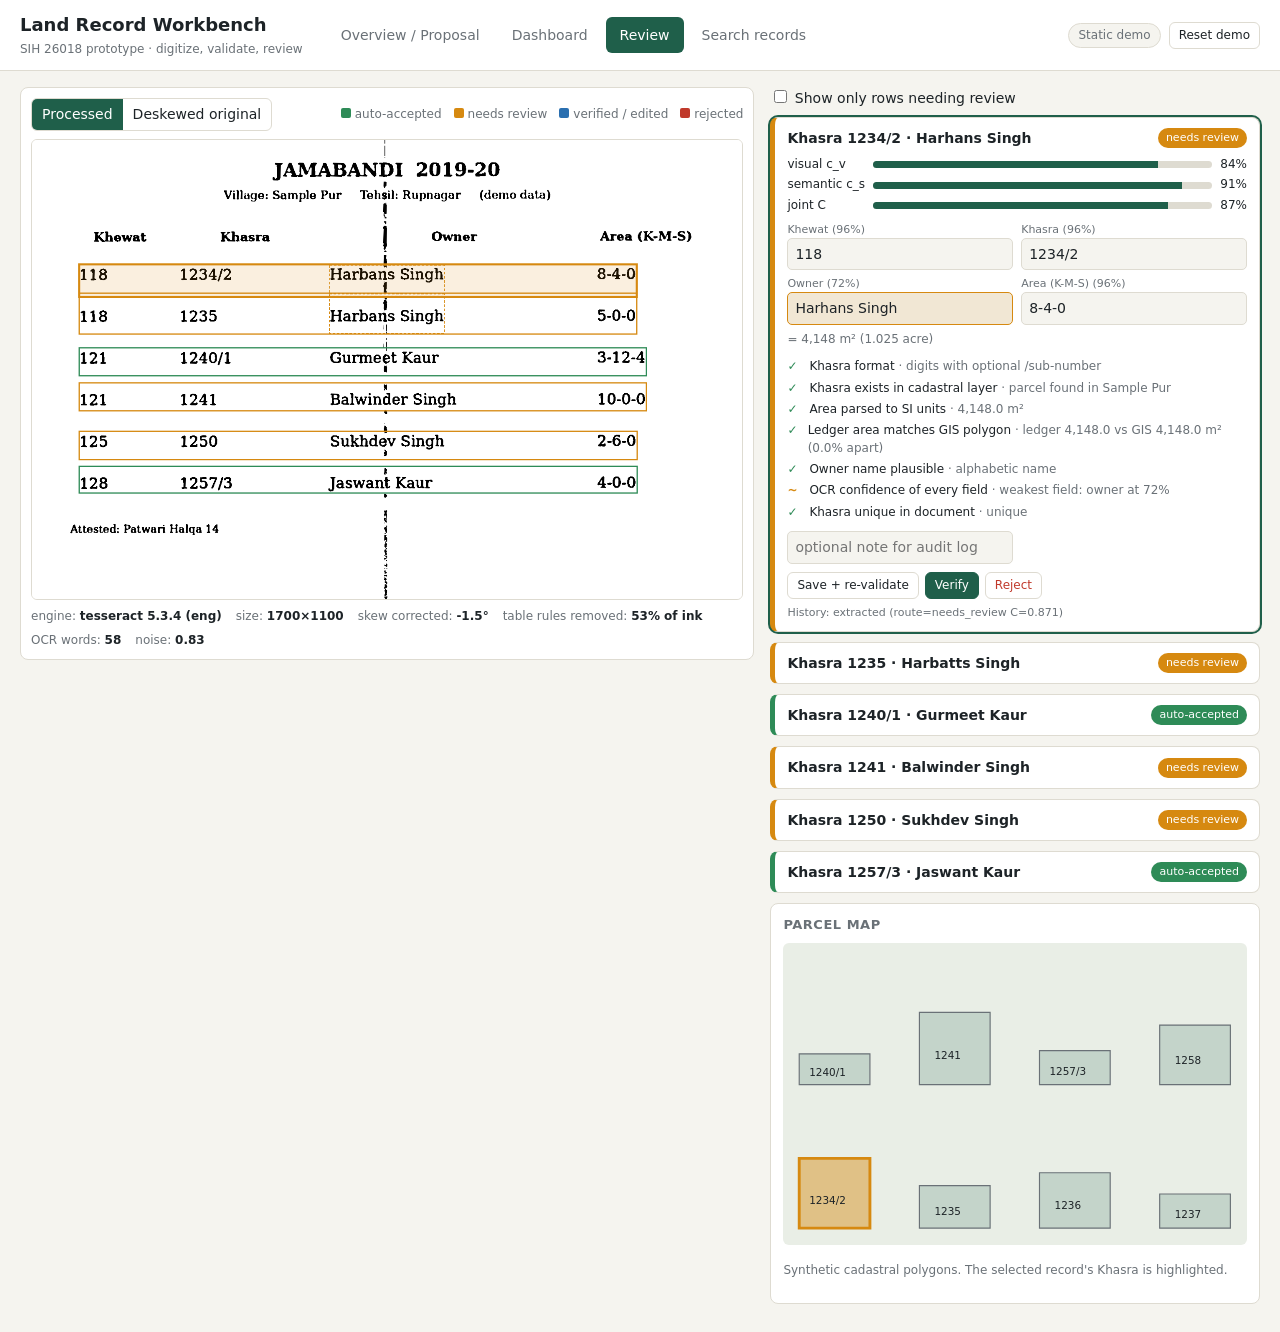
<file: site/review.html>
<!doctype html>
<html lang="en"><head><meta charset="utf-8"><meta name="viewport" content="width=device-width, initial-scale=1">
<title>Land Record Workbench · Review</title><link rel="stylesheet" href="style.css"></head><body>
<main id="review" class="view">
  <section class="scan">
    <div class="scanbar">
      <div class="seg"><button id="vP" class="active">Processed</button><button id="vO">Deskewed original</button></div>
      <div class="legend"><span><i class="dot ok"></i>auto-accepted</span><span><i class="dot warn"></i>needs review</span><span><i class="dot done"></i>verified / edited</span><span><i class="dot bad"></i>rejected</span></div>
    </div>
    <div class="canvaswrap"><canvas id="scan"></canvas></div>
    <div id="metrics" class="metrics"></div>
  </section>
  <section class="side">
    <div class="filter"><label><input type="checkbox" id="onlyReview"> Show only rows needing review</label></div>
    <div id="records"></div>
    <div class="panel"><h2>Parcel map</h2><svg id="map" viewBox="0 0 400 260" preserveAspectRatio="xMidYMid meet"></svg>
      <p class="muted small">Synthetic cadastral polygons. The selected record's Khasra is highlighted.</p></div>
  </section>
</main>
<script src="common.js"></script><script src="review.js"></script></body></html>
</file>
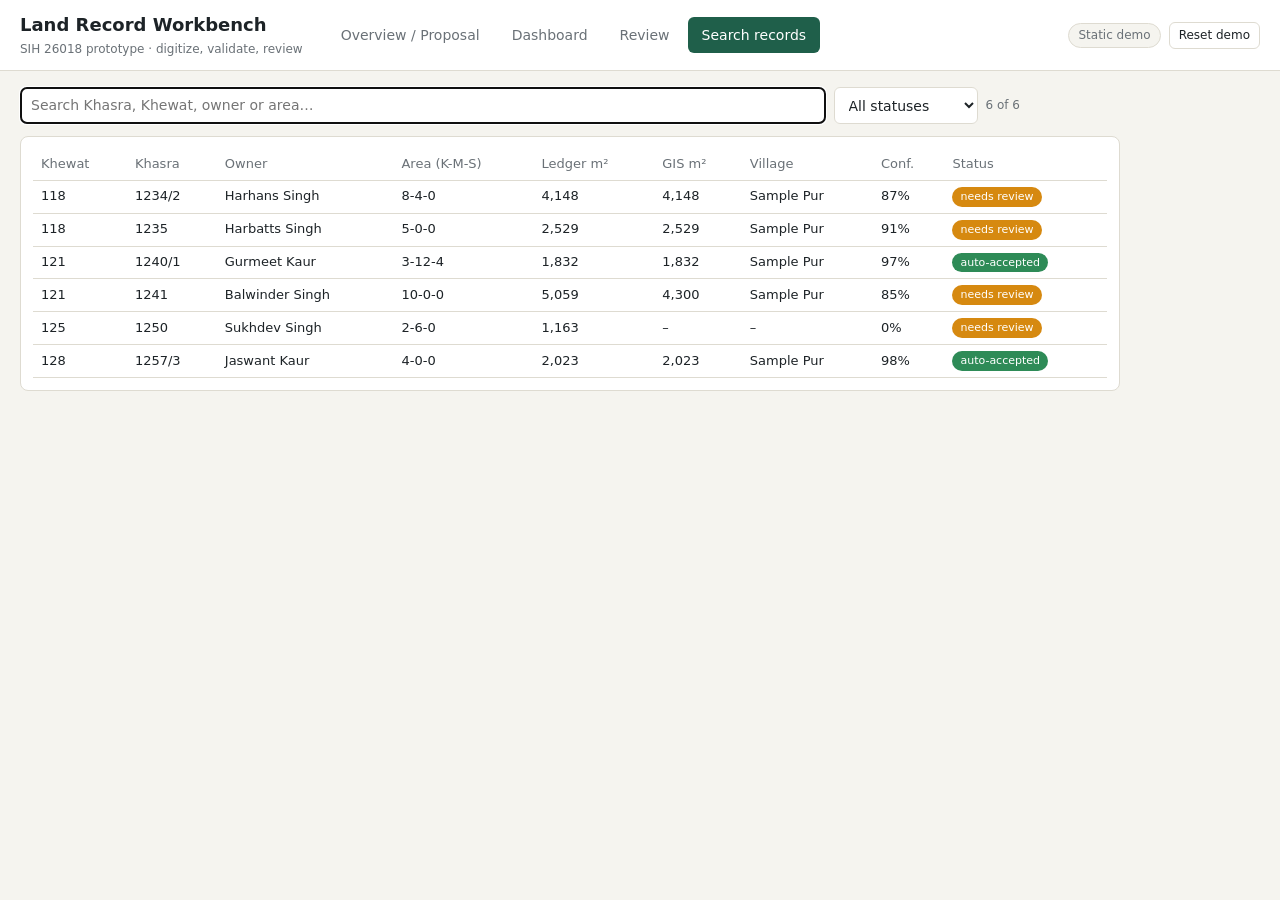
<file: site/search.html>
<!doctype html>
<html lang="en"><head><meta charset="utf-8"><meta name="viewport" content="width=device-width, initial-scale=1">
<title>Land Record Workbench · Search</title><link rel="stylesheet" href="style.css"></head><body>
<main class="view">
  <div class="tools"><input id="q" placeholder="Search Khasra, Khewat, owner or area…" autofocus>
    <select id="st"><option value="">All statuses</option><option value="auto_accepted">auto-accepted</option><option value="needs_review">needs review</option><option value="edited">edited</option><option value="verified">verified</option><option value="rejected">rejected</option></select>
    <span class="muted small" id="count" style="align-self:center"></span></div>
  <div class="tbl panel"><table><thead><tr><th>Khewat</th><th>Khasra</th><th>Owner</th><th>Area (K-M-S)</th><th>Ledger m²</th><th>GIS m²</th><th>Village</th><th>Conf.</th><th>Status</th></tr></thead><tbody id="rows"></tbody></table>
  <p id="none" class="muted" hidden>No matching records.</p></div>
</main>
<script src="common.js"></script>
<script>
boot("search", () => {
  const f = (x) => (x == null ? "–" : Math.round(x).toLocaleString());
  const draw = () => {
    const q = $("#q").value.trim().toLowerCase(), st = $("#st").value;
    const hit = Store.doc.records.filter((r) => (!st || r.status === st) && (!q || [r.khewat, r.khasra, r.owner, r.area_raw].some((v) => (v || "").toLowerCase().includes(q))));
    $("#count").textContent = `${hit.length} of ${Store.doc.records.length}`; $("#none").hidden = hit.length > 0;
    $("#rows").replaceChildren(...hit.map((r) => el("tr", { class: "link", onclick: () => (location.href = "review.html?rid=" + r.id) },
      el("td", {}, r.khewat), el("td", {}, r.khasra), el("td", {}, r.owner), el("td", {}, r.area_raw), el("td", {}, f(r.area_m2)),
      el("td", {}, f(r.parcel?.area_m2)), el("td", {}, r.parcel?.village ?? "–"), el("td", {}, pct(r.c_joint)), el("td", {}, el("span", { class: "badge " + r.status }, label(r.status))))));
  };
  $("#q").oninput = draw; $("#st").onchange = draw; draw();
});
</script></body></html>
</file>
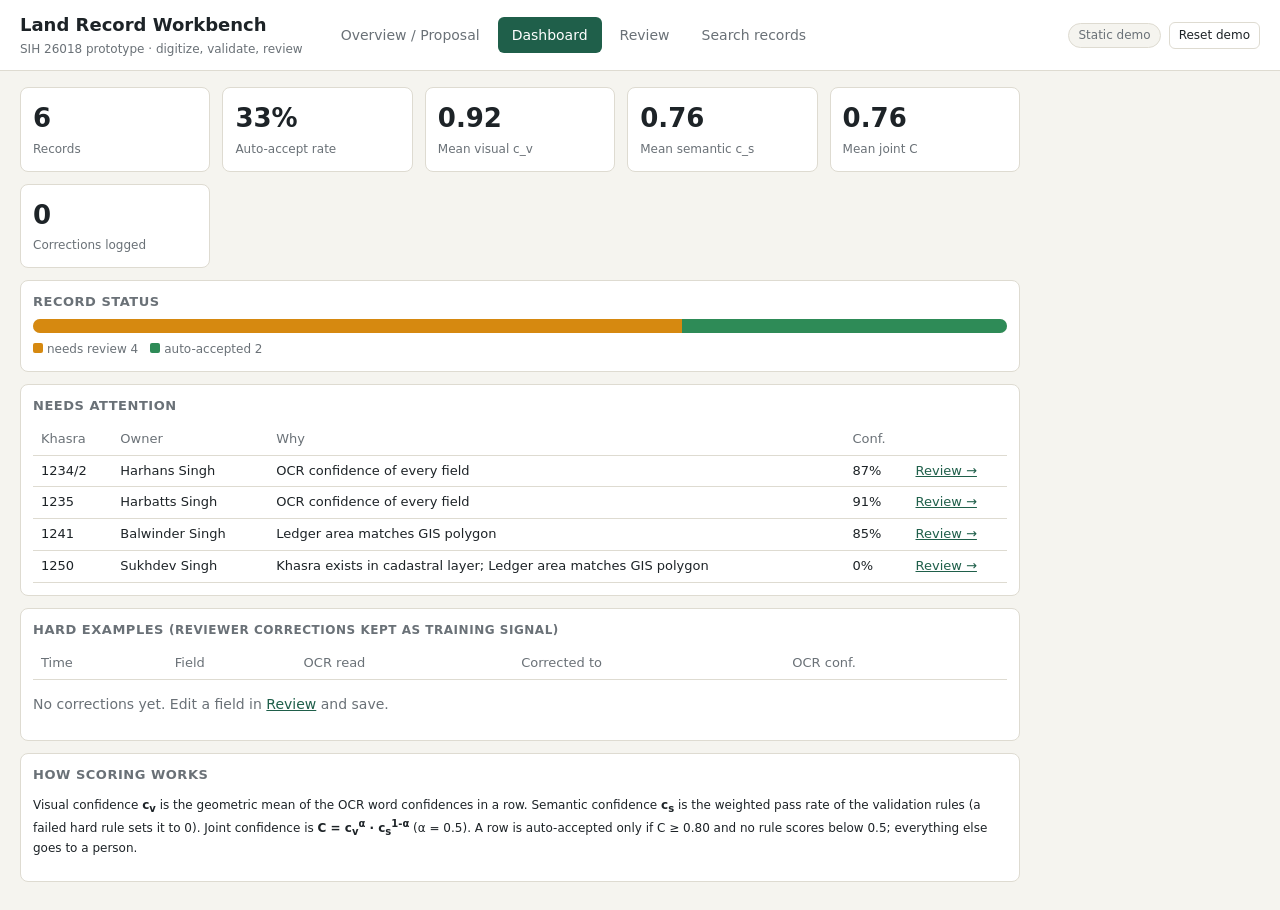
<file: site/workbench.html>
<!doctype html>
<html lang="en"><head><meta charset="utf-8"><meta name="viewport" content="width=device-width, initial-scale=1">
<title>Land Record Workbench · Dashboard</title><link rel="stylesheet" href="style.css"></head><body>
<main class="view">
  <section class="cards" id="cards"></section>
  <section class="panel wide"><h2>Record status</h2><div class="stack" id="stack"></div><div class="legend" id="leg"></div></section>
  <section class="panel wide"><h2>Needs attention</h2><table><thead><tr><th>Khasra</th><th>Owner</th><th>Why</th><th>Conf.</th><th></th></tr></thead><tbody id="todo"></tbody></table><p id="todoEmpty" class="muted" hidden>All rows resolved.</p></section>
  <section class="panel wide"><h2>Hard examples <span class="muted small">(reviewer corrections kept as training signal)</span></h2>
    <table><thead><tr><th>Time</th><th>Field</th><th>OCR read</th><th>Corrected to</th><th>OCR conf.</th></tr></thead><tbody id="hard"></tbody></table>
    <p id="hardEmpty" class="muted">No corrections yet. Edit a field in <a href="review.html">Review</a> and save.</p></section>
  <section class="panel wide"><h2>How scoring works</h2><p class="small">Visual confidence <b>c<sub>v</sub></b> is the geometric mean of the OCR word confidences in a row. Semantic confidence <b>c<sub>s</sub></b> is the weighted pass rate of the validation rules (a failed hard rule sets it to 0). Joint confidence is <b>C = c<sub>v</sub><sup>α</sup> · c<sub>s</sub><sup>1-α</sup></b> (α = 0.5). A row is auto-accepted only if C ≥ 0.80 and no rule scores below 0.5; everything else goes to a person.</p></section>
</main>
<script src="common.js"></script>
<script>
boot("dash", () => {
  const s = Store.stats();
  const cards = [["Records", s.records], ["Auto-accept rate", pct(s.auto)], ["Mean visual c_v", s.cv?.toFixed(2)], ["Mean semantic c_s", s.cs?.toFixed(2)], ["Mean joint C", s.cj?.toFixed(2)], ["Corrections logged", s.corrections]];
  $("#cards").replaceChildren(...cards.map(([k, v]) => el("div", { class: "stat" }, el("b", {}, v ?? "–"), el("span", {}, k))));
  $("#stack").replaceChildren(...Object.entries(s.by).map(([k, n]) => el("i", { style: `width:${n / s.records * 100}%;background:${colour(k)}`, title: `${label(k)}: ${n}` })));
  $("#leg").replaceChildren(...Object.entries(s.by).map(([k, n]) => el("span", {}, el("i", { class: "dot", style: "background:" + colour(k) }), `${label(k)} ${n}`)));
  const todo = Store.doc.records.filter((r) => r.status === "needs_review");
  $("#todoEmpty").hidden = todo.length > 0;
  $("#todo").replaceChildren(...todo.map((r) => {
    const bad = r.rules.filter((x) => x.score < 1).map((x) => x.name).join("; ");
    return el("tr", {}, el("td", {}, r.khasra), el("td", {}, r.owner), el("td", {}, bad), el("td", {}, pct(r.c_joint)), el("td", {}, el("a", { href: "review.html?rid=" + r.id }, "Review →")));
  }));
  $("#hardEmpty").hidden = Store.corrections.length > 0;
  $("#hard").replaceChildren(...Store.corrections.map((h) => el("tr", {}, el("td", {}, new Date(h.ts).toLocaleString()), el("td", {}, h.field), el("td", {}, h.old_value), el("td", {}, h.new_value), el("td", {}, pct(h.field_conf)))));
});
</script></body></html>
</file>
<file: site/style.css>
:root{
  --bg:#f5f4ef; --panel:#fff; --ink:#1d2327; --muted:#6a7177; --line:#dedbd1;
  --accent:#1f5f4a; --accent-ink:#fff;
  --ok:#2e8b57; --warn:#d68910; --bad:#c0392b; --done:#2a6fb0;
}
@media (prefers-color-scheme: dark){
  :root{ --bg:#15181a; --panel:#1e2225; --ink:#e8e6e1; --muted:#9aa1a6; --line:#33393d; --accent:#4fb08c; --accent-ink:#0d1a15; }
}
*{box-sizing:border-box}
body{margin:0;background:var(--bg);color:var(--ink);font:14px/1.45 system-ui,-apple-system,"Segoe UI",Roboto,sans-serif}
header{display:flex;flex-wrap:wrap;align-items:center;gap:12px 24px;padding:12px 20px;background:var(--panel);border-bottom:1px solid var(--line)}
.brand h1{margin:0;font-size:18px}
.sub{color:var(--muted);font-size:12px}
nav{display:flex;gap:4px}
.tab{background:none;border:0;padding:8px 14px;border-radius:6px;cursor:pointer;color:var(--muted);font:inherit}
.tab.active{background:var(--accent);color:var(--accent-ink)}
.actions{margin-left:auto;display:flex;gap:8px;align-items:center;flex-wrap:wrap}
.btn{border:1px solid var(--line);background:var(--panel);color:var(--ink);padding:7px 12px;border-radius:6px;cursor:pointer;font:inherit}
.btn:hover{border-color:var(--accent)}
.btn.primary{background:var(--accent);color:var(--accent-ink);border-color:var(--accent)}
.btn.sm{padding:4px 9px;font-size:12px}
.btn.danger{color:var(--bad)}
.btn:disabled{opacity:.5;cursor:default}
.pill{font-size:12px;padding:3px 9px;border-radius:99px;background:var(--bg);border:1px solid var(--line);color:var(--muted)}
.pill.good{color:var(--ok)} .pill.bad{color:var(--bad)}
.toast{position:fixed;right:16px;bottom:16px;max-width:380px;padding:10px 14px;border-radius:8px;background:var(--ink);color:var(--bg);z-index:9}
.toast.err{background:var(--bad);color:#fff}
.muted{color:var(--muted)} .small{font-size:12px} .center{text-align:center;padding:40px 10px}

.view{padding:16px 20px}
#review{display:grid;grid-template-columns:200px minmax(0,1.5fr) minmax(320px,1fr);gap:16px;align-items:start}
@media (max-width:1100px){#review{grid-template-columns:1fr}}
.view[hidden],#review[hidden]{display:none}
h2{font-size:13px;margin:0 0 8px;text-transform:uppercase;letter-spacing:.04em;color:var(--muted)}

.docs ul{list-style:none;margin:0;padding:0}
.docs li{padding:8px 10px;border:1px solid var(--line);border-radius:6px;background:var(--panel);margin-bottom:6px;cursor:pointer}
.docs li.sel{border-color:var(--accent);box-shadow:0 0 0 1px var(--accent)}
.docs li b{display:block;font-weight:600;overflow:hidden;text-overflow:ellipsis;white-space:nowrap}
.docs li span{font-size:12px;color:var(--muted)}

.scan{background:var(--panel);border:1px solid var(--line);border-radius:8px;padding:10px}
.scanbar{display:flex;justify-content:space-between;align-items:center;flex-wrap:wrap;gap:8px;margin-bottom:8px}
.seg{display:inline-flex;border:1px solid var(--line);border-radius:6px;overflow:hidden}
.seg button{border:0;background:none;padding:5px 10px;cursor:pointer;color:var(--ink);font:inherit}
.seg button.active{background:var(--accent);color:var(--accent-ink)}
.legend{display:flex;gap:12px;font-size:12px;color:var(--muted);flex-wrap:wrap}
.dot{display:inline-block;width:10px;height:10px;border-radius:2px;margin-right:4px}
.dot.ok{background:var(--ok)} .dot.warn{background:var(--warn)} .dot.done{background:var(--done)} .dot.bad{background:var(--bad)}
.canvaswrap{overflow:auto;max-height:78vh;border:1px solid var(--line);border-radius:6px;background:#fff}
canvas{display:block;width:100%;height:auto}
.metrics{display:flex;gap:6px 14px;flex-wrap:wrap;margin-top:8px;font-size:12px;color:var(--muted)}
.metrics b{color:var(--ink)}

.filter{margin-bottom:8px}
.rec{background:var(--panel);border:1px solid var(--line);border-left:5px solid var(--warn);border-radius:8px;padding:10px 12px;margin-bottom:10px}
.rec.auto_accepted{border-left-color:var(--ok)}
.rec.verified,.rec.edited{border-left-color:var(--done)}
.rec.rejected{border-left-color:var(--bad);opacity:.75}
.rec.sel{box-shadow:0 0 0 2px var(--accent)}
.rec header{all:unset;display:flex;justify-content:space-between;align-items:center;cursor:pointer;gap:8px}
.rec .title{font-weight:600}
.badge{font-size:11px;padding:2px 8px;border-radius:99px;color:#fff;background:var(--warn);white-space:nowrap}
.badge.auto_accepted{background:var(--ok)} .badge.verified,.badge.edited{background:var(--done)} .badge.rejected{background:var(--bad)}
.rec .body{margin-top:8px}
.bars{display:grid;grid-template-columns:auto 1fr auto;gap:3px 8px;align-items:center;font-size:12px;margin-bottom:8px}
.bar{height:7px;background:var(--line);border-radius:4px;overflow:hidden}
.bar i{display:block;height:100%;background:var(--accent)}
.fields{display:grid;grid-template-columns:1fr 1fr;gap:6px 8px}
.fields label{font-size:11px;color:var(--muted);display:block}
.fields input{width:100%;padding:5px 7px;border:1px solid var(--line);border-radius:5px;background:var(--bg);color:var(--ink);font:inherit}
.fields input.low{border-color:var(--warn);background:color-mix(in srgb,var(--warn) 12%,var(--bg))}
.area-note{font-size:12px;color:var(--muted);margin:6px 0}
.rules{list-style:none;margin:8px 0;padding:0;font-size:12px}
.rules li{display:flex;gap:6px;padding:2px 0}
.rules .m{width:16px;font-weight:700}
.rules .pass{color:var(--ok)} .rules .half{color:var(--warn)} .rules .fail{color:var(--bad)}
.rules em{color:var(--muted);font-style:normal}
.btns{display:flex;gap:6px;flex-wrap:wrap}
.hist{font-size:11px;color:var(--muted);margin-top:6px}

.panel{background:var(--panel);border:1px solid var(--line);border-radius:8px;padding:12px;margin-bottom:12px}
.panel.wide{max-width:1000px}
#map{width:100%;height:auto;background:color-mix(in srgb,var(--ok) 6%,var(--bg));border-radius:6px}
#map polygon{fill:color-mix(in srgb,var(--accent) 18%,transparent);stroke:var(--muted);stroke-width:1}
#map polygon.sel{fill:color-mix(in srgb,var(--warn) 45%,transparent);stroke:var(--warn);stroke-width:2.5}
#map text{font-size:9px;fill:var(--ink);text-anchor:middle;pointer-events:none}

.cards{display:grid;grid-template-columns:repeat(auto-fit,minmax(170px,1fr));gap:12px;max-width:1000px;margin-bottom:12px}
.stat{background:var(--panel);border:1px solid var(--line);border-radius:8px;padding:12px}
.stat b{display:block;font-size:26px;font-variant-numeric:tabular-nums}
.stat span{color:var(--muted);font-size:12px}
table{border-collapse:collapse;width:100%;font-size:13px}
th,td{text-align:left;padding:6px 8px;border-bottom:1px solid var(--line)}
th{color:var(--muted);font-weight:500}

/* static-site additions */
#review{grid-template-columns:minmax(0,1.5fr) minmax(320px,1fr)}
@media (max-width:1100px){#review{grid-template-columns:1fr}}
header nav a{text-decoration:none;padding:8px 14px;border-radius:6px;color:var(--muted)}
header nav a.active{background:var(--accent);color:var(--accent-ink)}
a{color:var(--accent)}
.stack{display:flex;height:14px;border-radius:7px;overflow:hidden;background:var(--line);margin:8px 0}
.stack i{display:block;height:100%}
.tools{display:flex;gap:8px;flex-wrap:wrap;margin-bottom:12px;max-width:1000px}
.tools input,.tools select{padding:7px 10px;border:1px solid var(--line);border-radius:6px;background:var(--panel);color:var(--ink);font:inherit}
.tools input{flex:1;min-width:200px}
.tbl{max-width:1100px;overflow-x:auto}
tr.link{cursor:pointer} tr.link:hover{background:var(--bg)}
.badge{display:inline-block}
</file>
